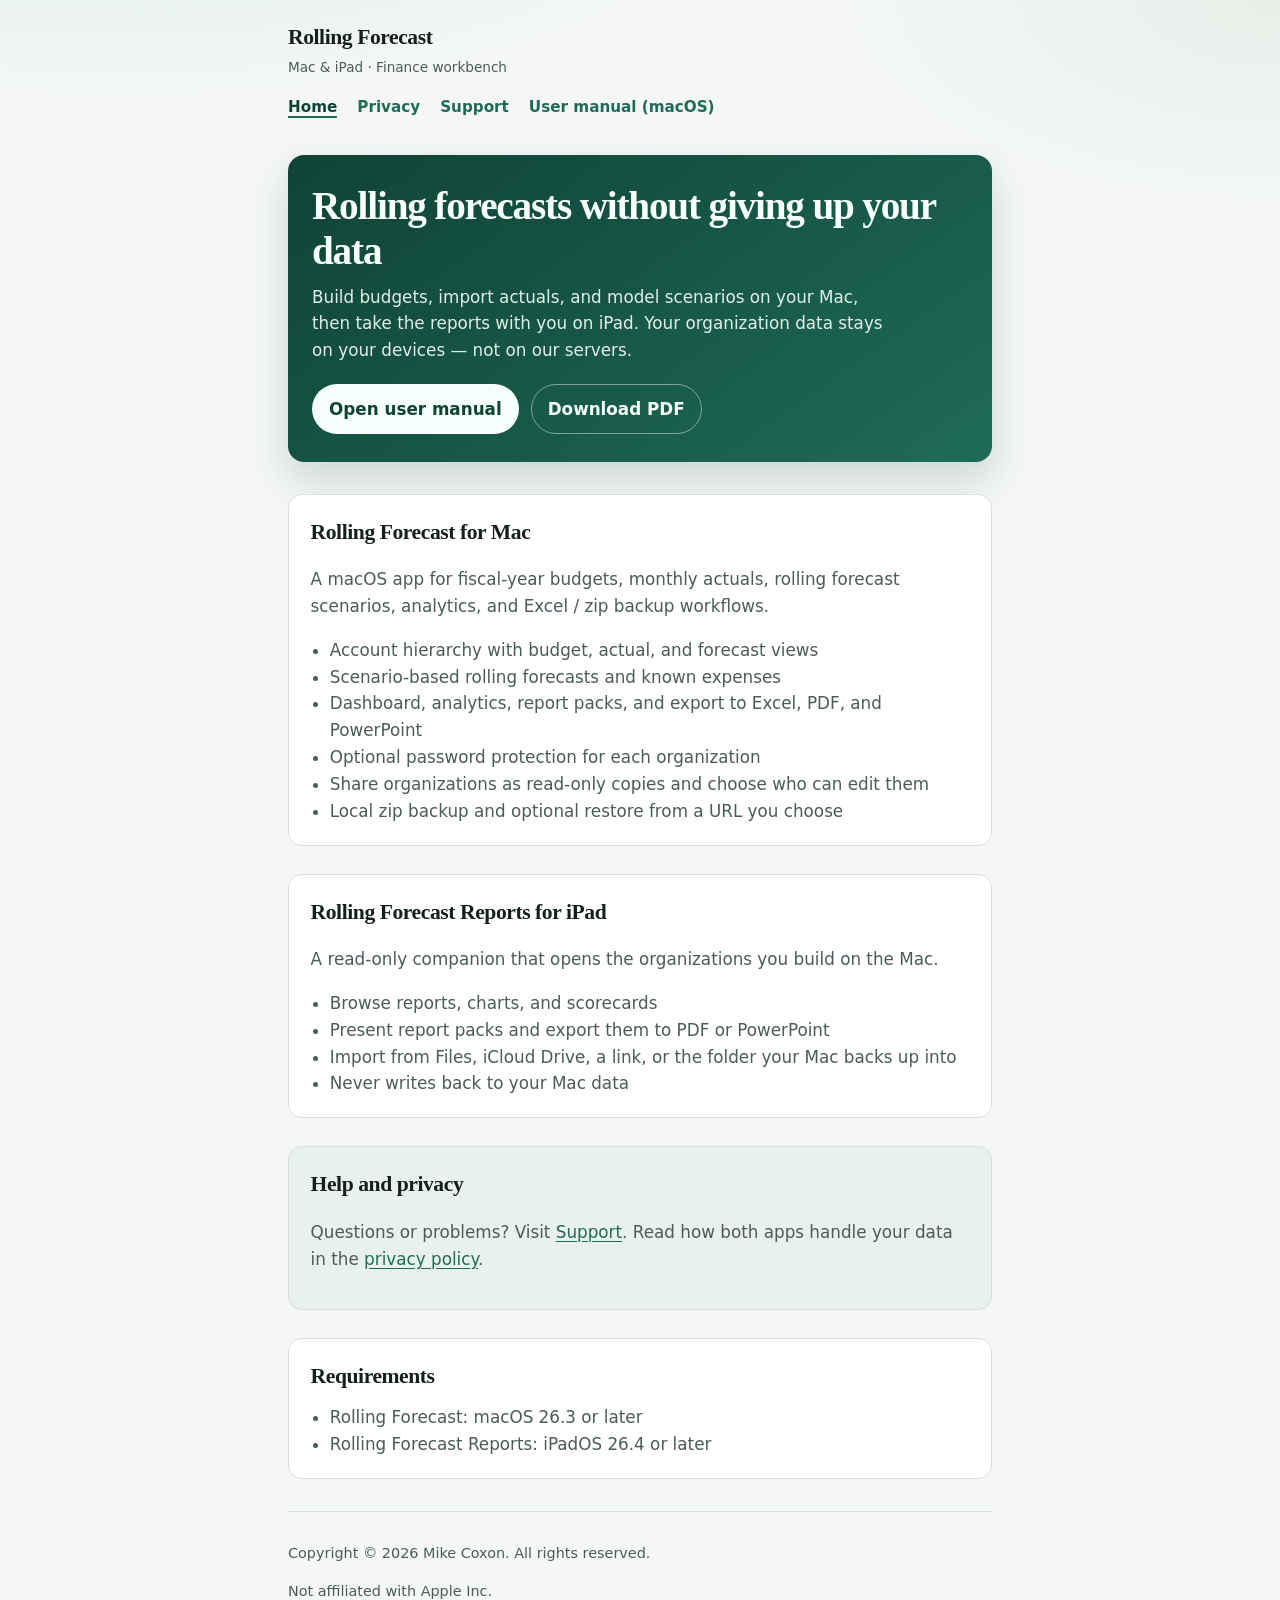
<file: index.html>
<!DOCTYPE html>
<html lang="en">
<head>
  <meta charset="utf-8" />
  <meta name="viewport" content="width=device-width, initial-scale=1" />
  <title>Rolling Forecast</title>
  <meta name="description" content="Mac finance workbench for budgets, actuals, and rolling forecasts, with an iPad companion for reports. Privacy-first — your organization data stays on your devices." />
  <link rel="stylesheet" href="site.css" />
</head>
<body>
  <header class="site-header wrap">
    <a class="brand" href="index.html">
      <strong>Rolling Forecast</strong>
      <span>Mac &amp; iPad · Finance workbench</span>
    </a>
    <ul class="nav">
      <li><a href="index.html" aria-current="page">Home</a></li>
      <li><a href="privacy.html">Privacy</a></li>
      <li><a href="support.html">Support</a></li>
      <li><a href="USER_MANUAL.html">User manual (macOS)</a></li>
    </ul>
  </header>

  <div class="wrap">
    <section class="hero">
      <h1>Rolling forecasts without giving up your data</h1>
      <p>
        Build budgets, import actuals, and model scenarios on your Mac, then take the reports with you on iPad.
        Your organization data stays on your devices — not on our servers.
      </p>
      <div class="cta">
        <a class="btn btn-primary" href="USER_MANUAL.html">Open user manual</a>
        <a class="btn btn-ghost" href="Rolling_Forecast_User_Manual.pdf">Download PDF</a>
      </div>
    </section>

    <main>
      <section>
        <h2>Rolling Forecast for Mac</h2>
        <p>
          A macOS app for fiscal-year budgets, monthly actuals, rolling forecast scenarios, analytics,
          and Excel / zip backup workflows.
        </p>
        <ul>
          <li>Account hierarchy with budget, actual, and forecast views</li>
          <li>Scenario-based rolling forecasts and known expenses</li>
          <li>Dashboard, analytics, report packs, and export to Excel, PDF, and PowerPoint</li>
          <li>Optional password protection for each organization</li>
          <li>Share organizations as read-only copies and choose who can edit them</li>
          <li>Local zip backup and optional restore from a URL you choose</li>
        </ul>
      </section>

      <section>
        <h2>Rolling Forecast Reports for iPad</h2>
        <p>
          A read-only companion that opens the organizations you build on the Mac.
        </p>
        <ul>
          <li>Browse reports, charts, and scorecards</li>
          <li>Present report packs and export them to PDF or PowerPoint</li>
          <li>Import from Files, iCloud Drive, a link, or the folder your Mac backs up into</li>
          <li>Never writes back to your Mac data</li>
        </ul>
      </section>

      <section class="band">
        <h2>Help and privacy</h2>
        <p>
          Questions or problems? Visit <a href="support.html">Support</a>.
          Read how both apps handle your data in the <a href="privacy.html">privacy policy</a>.
        </p>
      </section>

      <section>
        <h2>Requirements</h2>
        <ul>
          <li>Rolling Forecast: macOS 26.3 or later</li>
          <li>Rolling Forecast Reports: iPadOS 26.4 or later</li>
        </ul>
      </section>
    </main>

    <footer class="site-footer">
      <p>Copyright © 2026 Mike Coxon. All rights reserved.</p>
      <p>Not affiliated with Apple Inc.</p>
    </footer>
  </div>
</body>
</html>
</file>
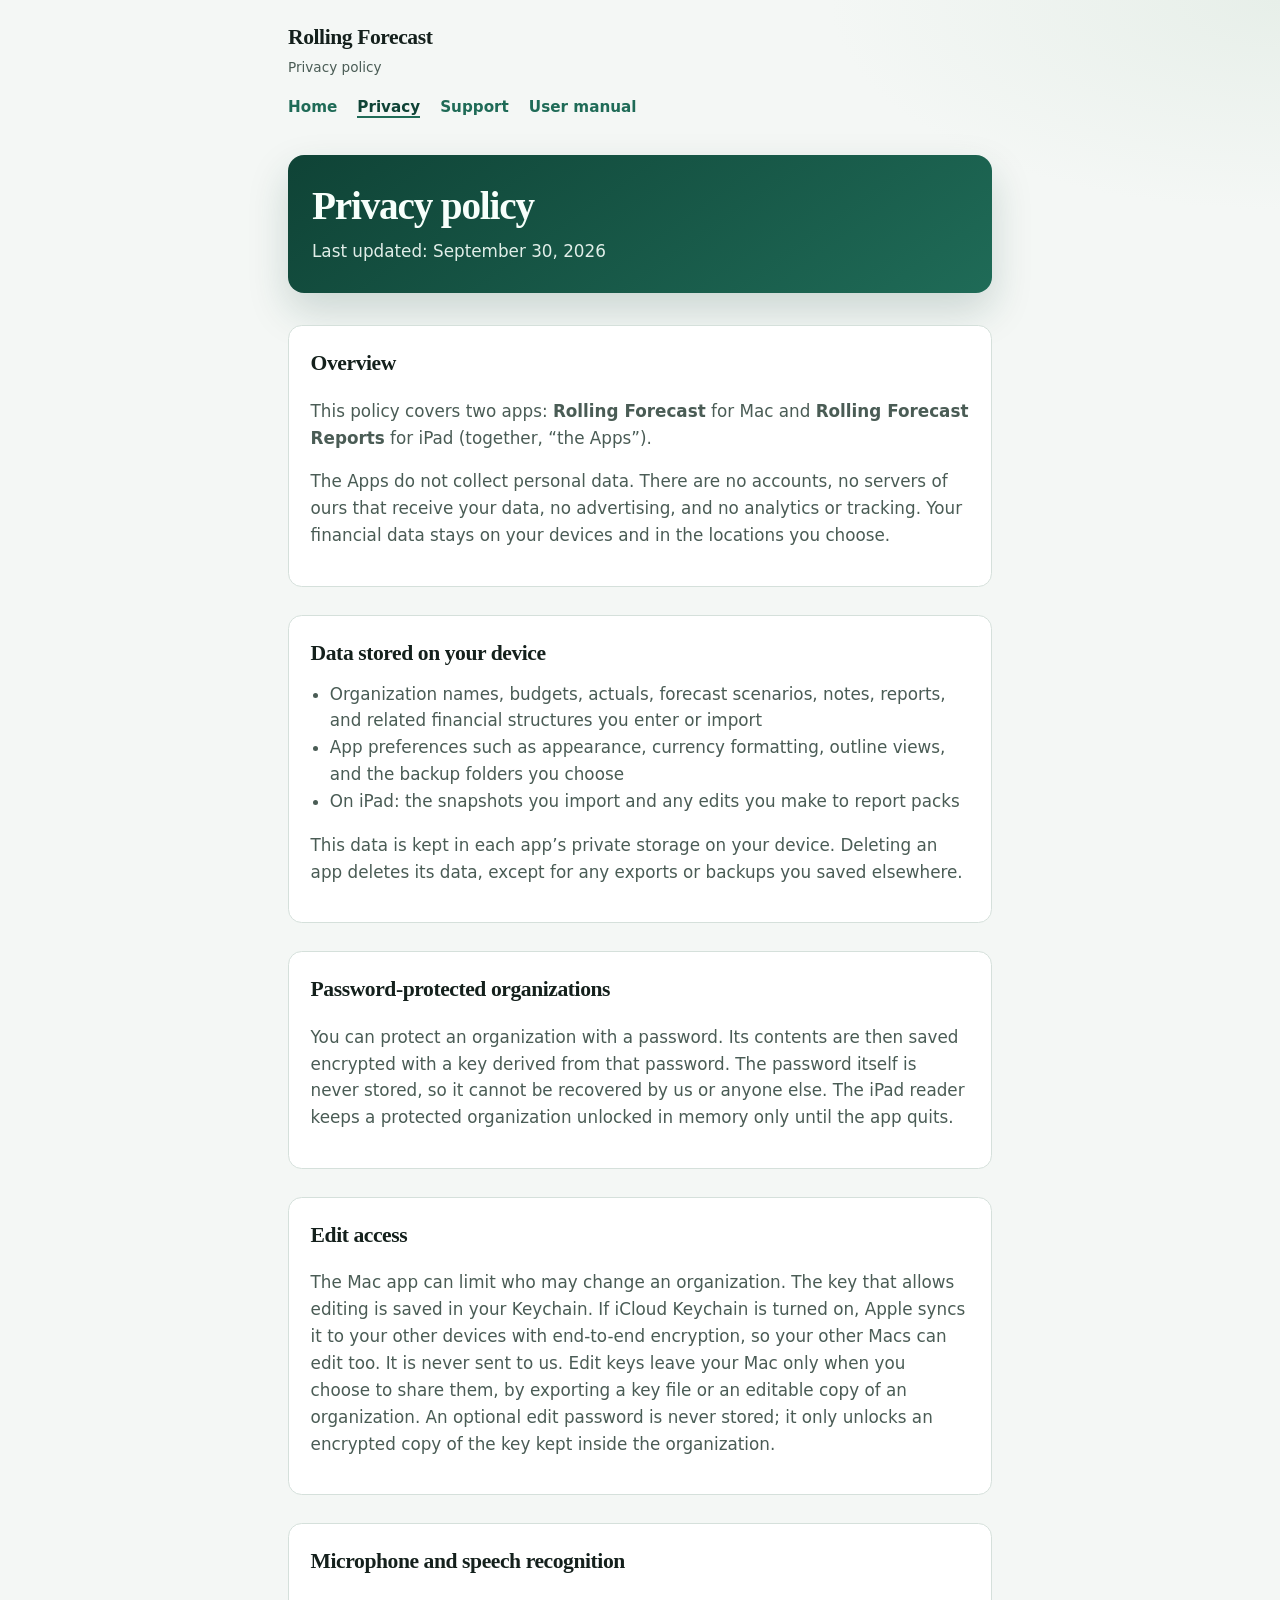
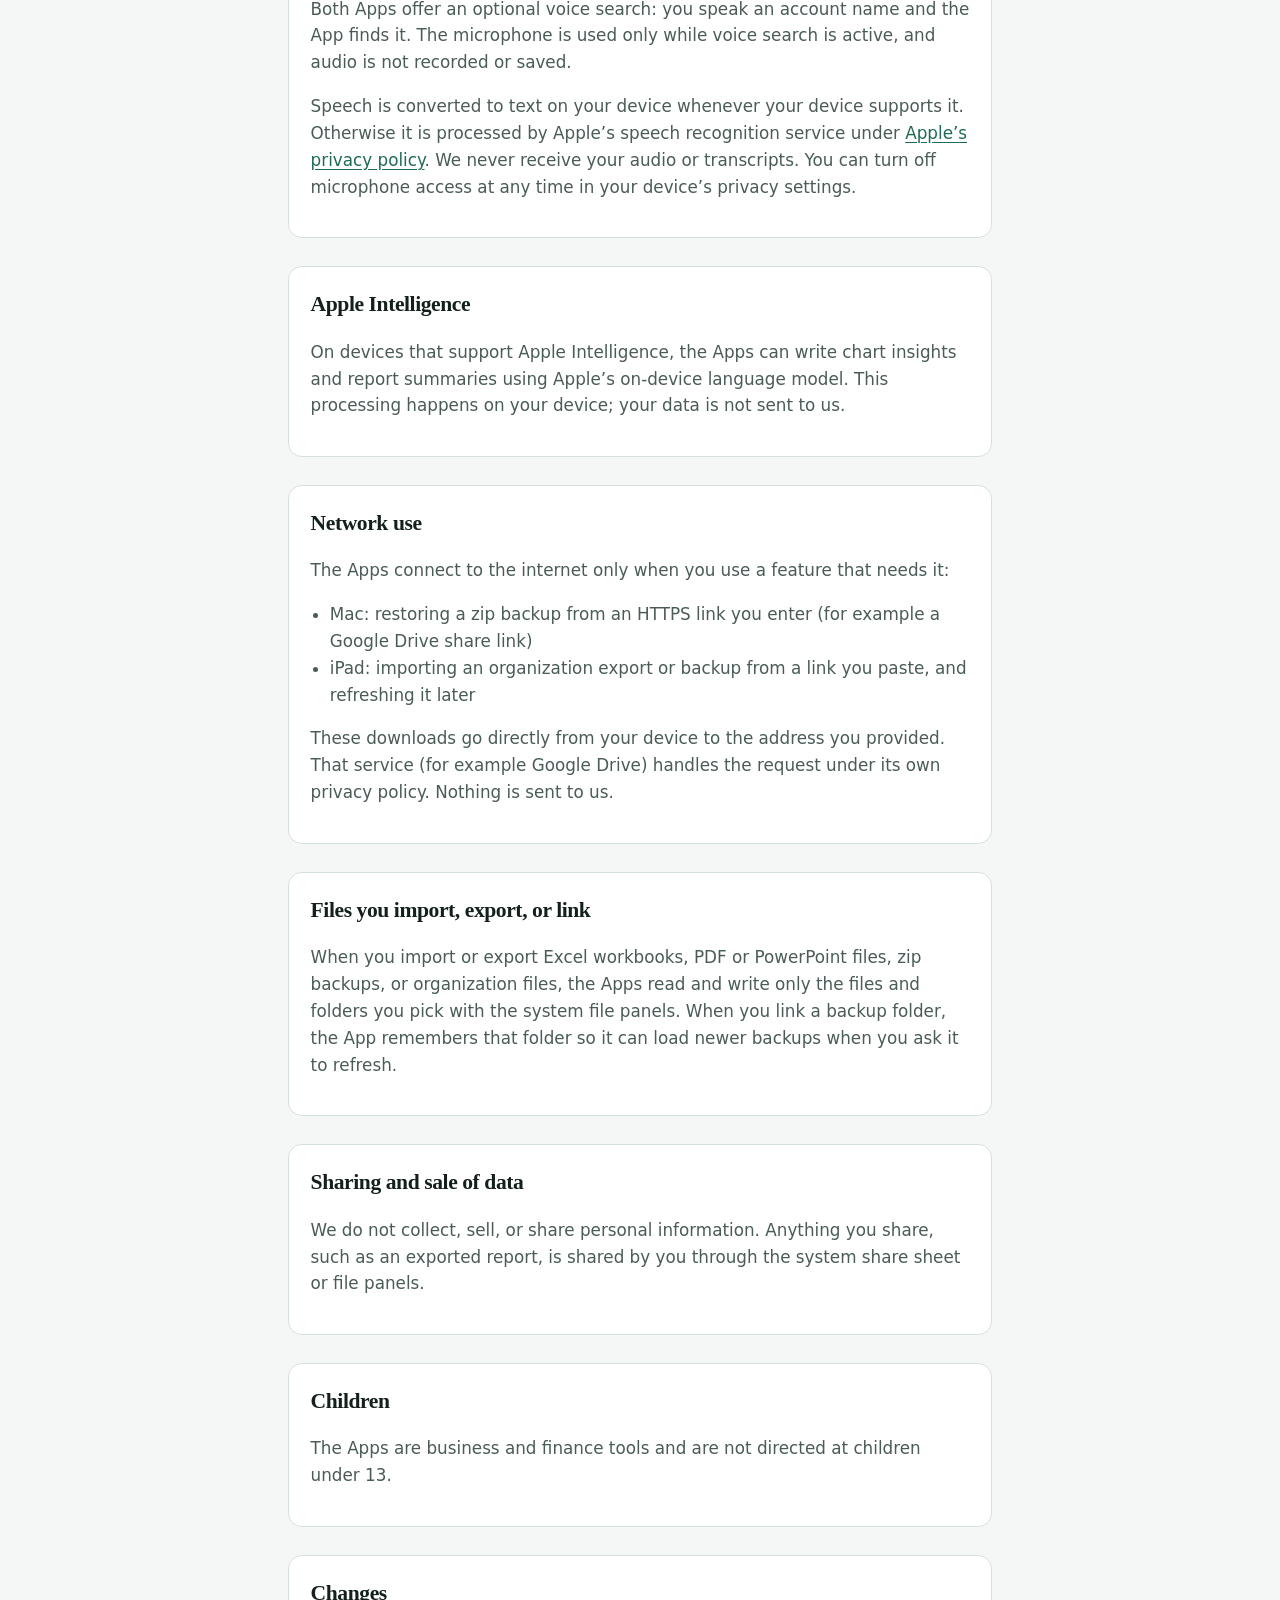
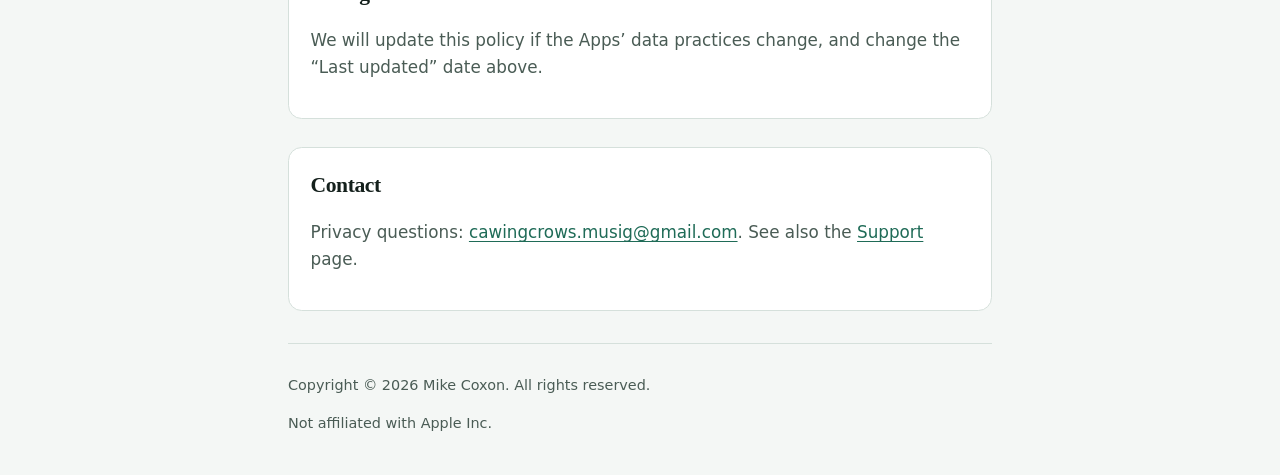
<file: privacy.html>
<!DOCTYPE html>
<html lang="en">
<head>
  <meta charset="utf-8" />
  <meta name="viewport" content="width=device-width, initial-scale=1" />
  <title>Privacy Policy · Rolling Forecast</title>
  <meta name="description" content="Privacy policy for Rolling Forecast for Mac and Rolling Forecast Reports for iPad." />
  <link rel="stylesheet" href="site.css" />
</head>
<body>
  <header class="site-header wrap">
    <a class="brand" href="index.html">
      <strong>Rolling Forecast</strong>
      <span>Privacy policy</span>
    </a>
    <ul class="nav">
      <li><a href="index.html">Home</a></li>
      <li><a href="privacy.html" aria-current="page">Privacy</a></li>
      <li><a href="support.html">Support</a></li>
      <li><a href="USER_MANUAL.html">User manual</a></li>
    </ul>
  </header>

  <div class="wrap">
    <section class="hero">
      <h1>Privacy policy</h1>
      <p>Last updated: September 30, 2026</p>
    </section>

    <main>
      <section>
        <h2>Overview</h2>
        <p>
          This policy covers two apps: <strong>Rolling Forecast</strong> for Mac and
          <strong>Rolling Forecast Reports</strong> for iPad (together, “the Apps”).
        </p>
        <p>
          The Apps do not collect personal data. There are no accounts, no servers of ours that receive your data,
          no advertising, and no analytics or tracking. Your financial data stays on your devices and in the
          locations you choose.
        </p>
      </section>

      <section>
        <h2>Data stored on your device</h2>
        <ul>
          <li>Organization names, budgets, actuals, forecast scenarios, notes, reports, and related financial structures you enter or import</li>
          <li>App preferences such as appearance, currency formatting, outline views, and the backup folders you choose</li>
          <li>On iPad: the snapshots you import and any edits you make to report packs</li>
        </ul>
        <p>
          This data is kept in each app’s private storage on your device. Deleting an app deletes its data,
          except for any exports or backups you saved elsewhere.
        </p>
      </section>

      <section>
        <h2>Password-protected organizations</h2>
        <p>
          You can protect an organization with a password. Its contents are then saved encrypted with a key derived
          from that password. The password itself is never stored, so it cannot be recovered by us or anyone else.
          The iPad reader keeps a protected organization unlocked in memory only until the app quits.
        </p>
      </section>

      <section>
        <h2>Edit access</h2>
        <p>
          The Mac app can limit who may change an organization. The key that allows editing is saved in your Keychain.
          If iCloud Keychain is turned on, Apple syncs it to your other devices with end-to-end encryption, so your
          other Macs can edit too. It is never sent to us. Edit keys leave your Mac only when you choose to share them,
          by exporting a key file or an editable copy of an organization. An optional edit password is never stored;
          it only unlocks an encrypted copy of the key kept inside the organization.
        </p>
      </section>

      <section>
        <h2>Microphone and speech recognition</h2>
        <p>
          Both Apps offer an optional voice search: you speak an account name and the App finds it. The microphone is
          used only while voice search is active, and audio is not recorded or saved.
        </p>
        <p>
          Speech is converted to text on your device whenever your device supports it. Otherwise it is processed by
          Apple’s speech recognition service under
          <a href="https://www.apple.com/legal/privacy/">Apple’s privacy policy</a>. We never receive your audio or
          transcripts. You can turn off microphone access at any time in your device’s privacy settings.
        </p>
      </section>

      <section>
        <h2>Apple Intelligence</h2>
        <p>
          On devices that support Apple Intelligence, the Apps can write chart insights and report summaries using
          Apple’s on-device language model. This processing happens on your device; your data is not sent to us.
        </p>
      </section>

      <section>
        <h2>Network use</h2>
        <p>The Apps connect to the internet only when you use a feature that needs it:</p>
        <ul>
          <li>Mac: restoring a zip backup from an HTTPS link you enter (for example a Google Drive share link)</li>
          <li>iPad: importing an organization export or backup from a link you paste, and refreshing it later</li>
        </ul>
        <p>
          These downloads go directly from your device to the address you provided. That service (for example Google Drive)
          handles the request under its own privacy policy. Nothing is sent to us.
        </p>
      </section>

      <section>
        <h2>Files you import, export, or link</h2>
        <p>
          When you import or export Excel workbooks, PDF or PowerPoint files, zip backups, or organization files, the Apps
          read and write only the files and folders you pick with the system file panels. When you link a backup folder,
          the App remembers that folder so it can load newer backups when you ask it to refresh.
        </p>
      </section>

      <section>
        <h2>Sharing and sale of data</h2>
        <p>
          We do not collect, sell, or share personal information. Anything you share, such as an exported report,
          is shared by you through the system share sheet or file panels.
        </p>
      </section>

      <section>
        <h2>Children</h2>
        <p>
          The Apps are business and finance tools and are not directed at children under 13.
        </p>
      </section>

      <section>
        <h2>Changes</h2>
        <p>
          We will update this policy if the Apps’ data practices change, and change the “Last updated” date above.
        </p>
      </section>

      <section>
        <h2>Contact</h2>
        <p>
          Privacy questions:
          <a href="mailto:cawingcrows.musig@gmail.com?subject=Rolling%20Forecast%20privacy">cawingcrows.musig@gmail.com</a>.
          See also the <a href="support.html">Support</a> page.
        </p>
      </section>
    </main>

    <footer class="site-footer">
      <p>Copyright © 2026 Mike Coxon. All rights reserved.</p>
      <p>Not affiliated with Apple Inc.</p>
    </footer>
  </div>
</body>
</html>
</file>
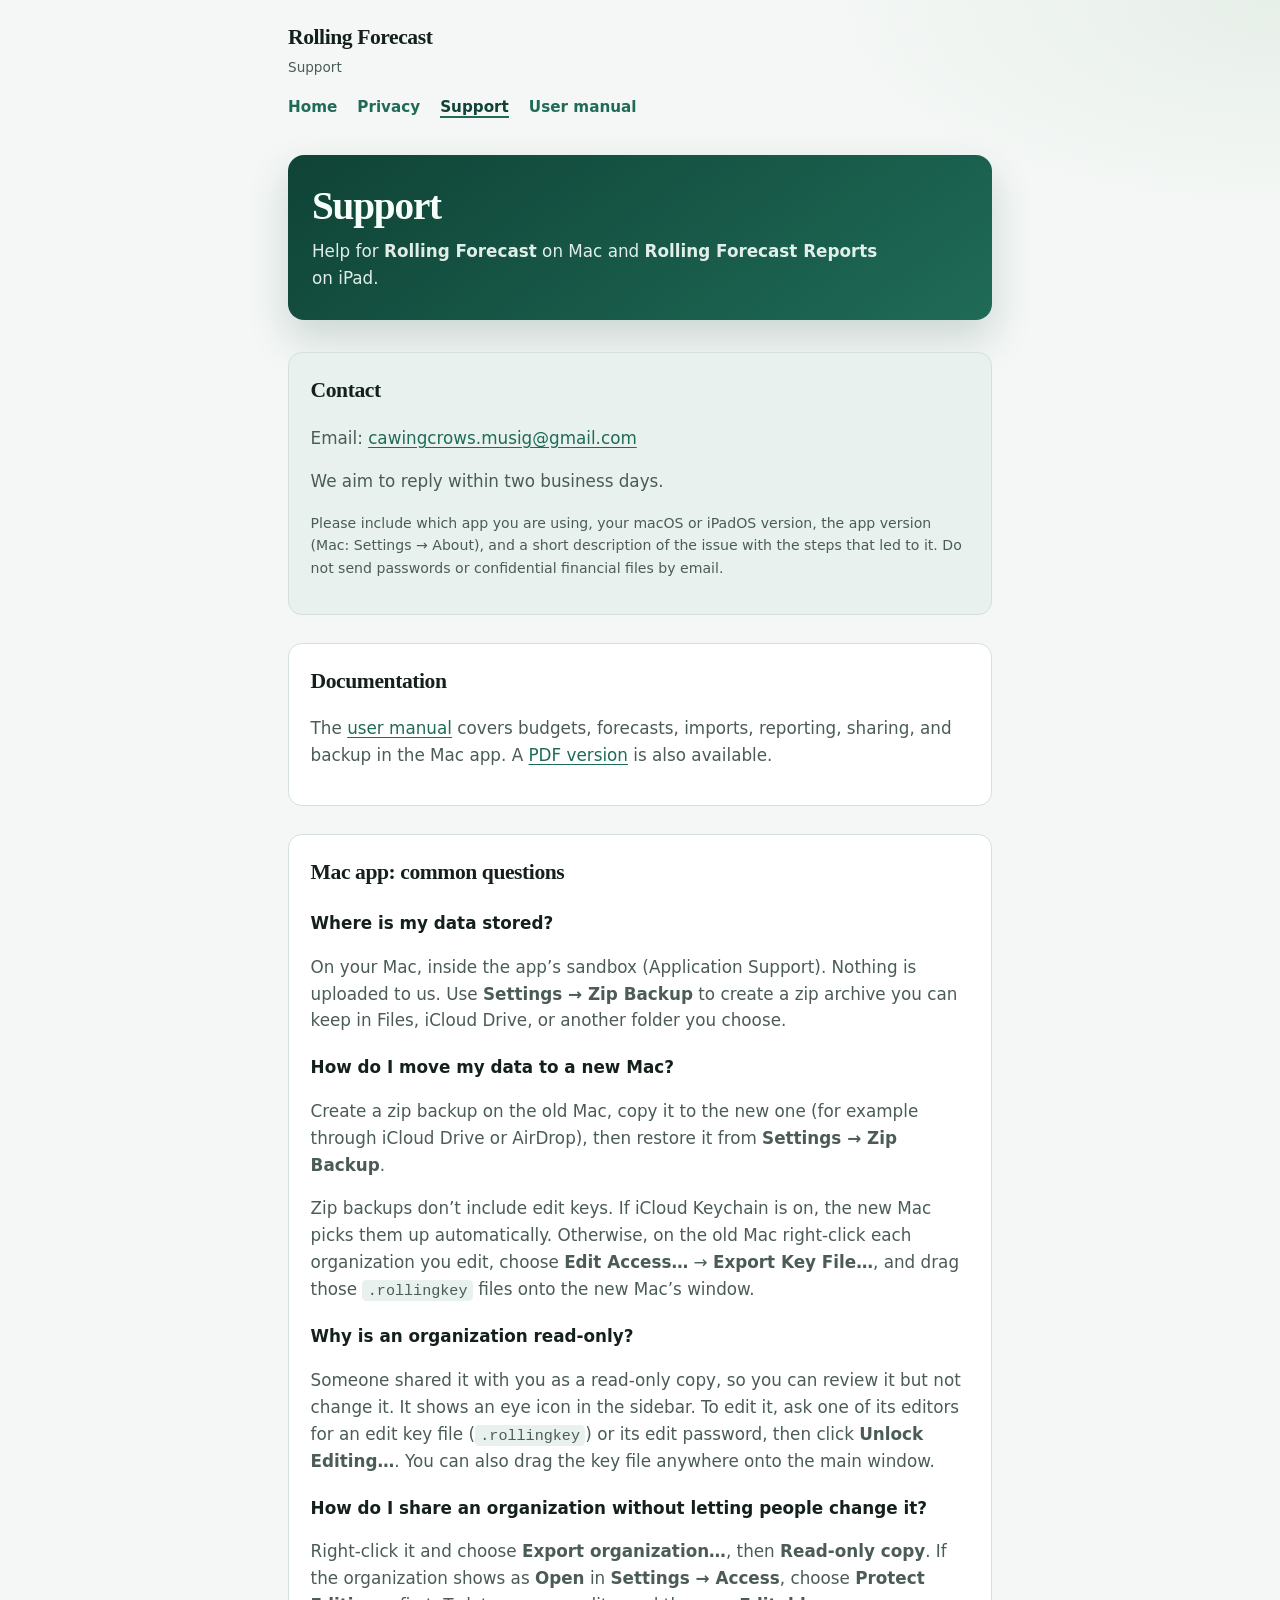
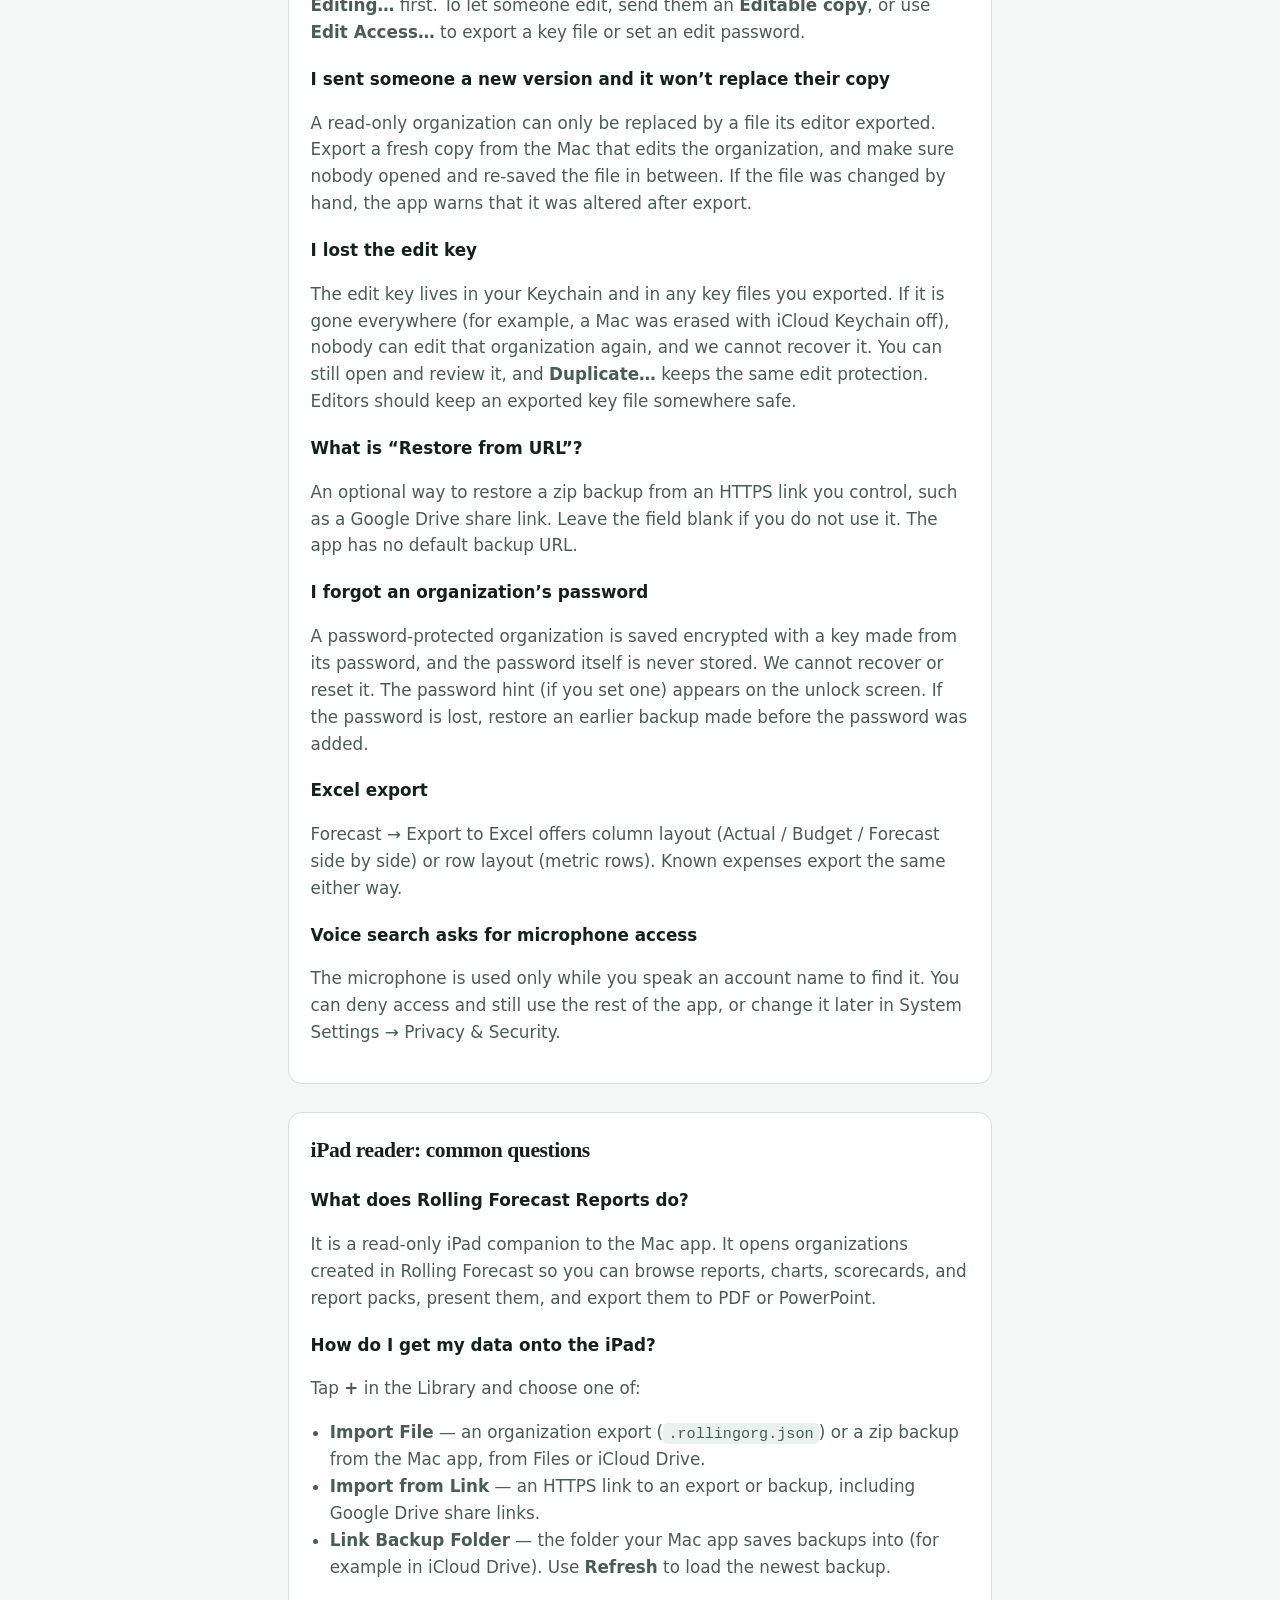
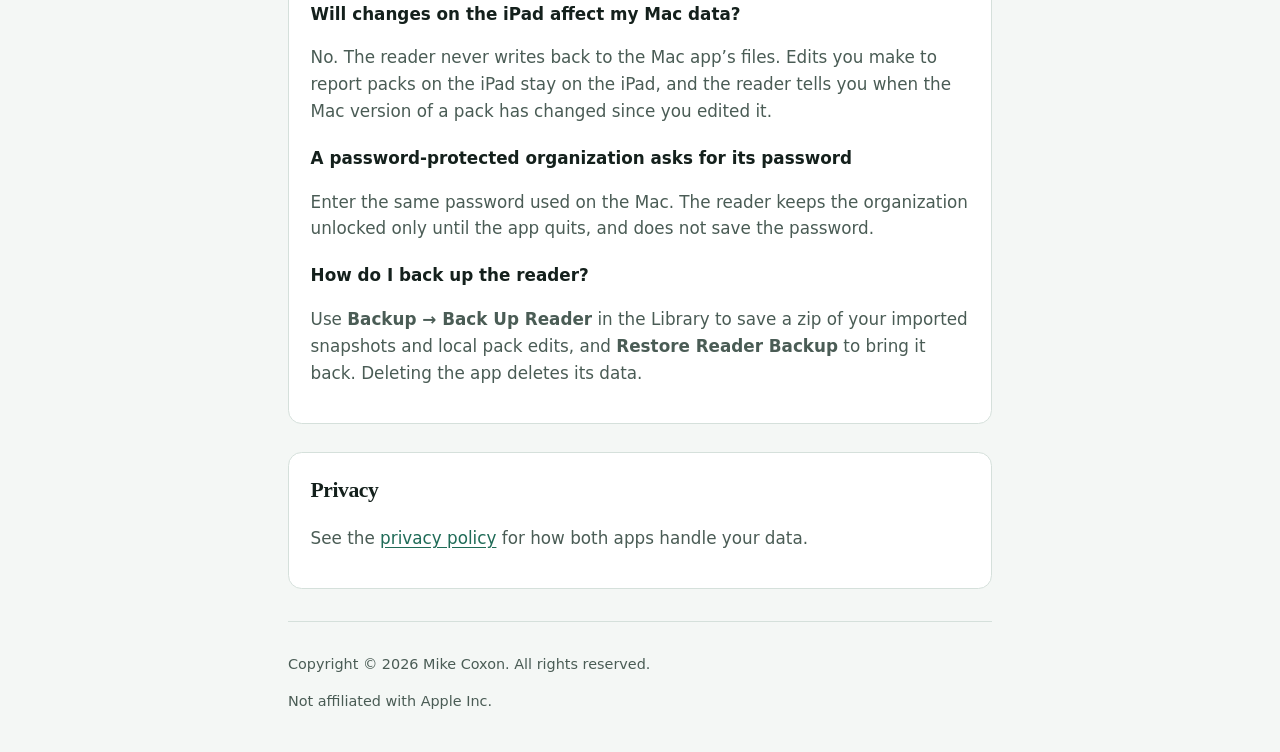
<file: support.html>
<!DOCTYPE html>
<html lang="en">
<head>
  <meta charset="utf-8" />
  <meta name="viewport" content="width=device-width, initial-scale=1" />
  <title>Support · Rolling Forecast</title>
  <meta name="description" content="Support for Rolling Forecast for Mac and Rolling Forecast Reports for iPad." />
  <link rel="stylesheet" href="site.css" />
</head>
<body>
  <header class="site-header wrap">
    <a class="brand" href="index.html">
      <strong>Rolling Forecast</strong>
      <span>Support</span>
    </a>
    <ul class="nav">
      <li><a href="index.html">Home</a></li>
      <li><a href="privacy.html">Privacy</a></li>
      <li><a href="support.html" aria-current="page">Support</a></li>
      <li><a href="USER_MANUAL.html">User manual</a></li>
    </ul>
  </header>

  <div class="wrap">
    <section class="hero">
      <h1>Support</h1>
      <p>
        Help for <strong>Rolling Forecast</strong> on Mac and
        <strong>Rolling Forecast Reports</strong> on iPad.
      </p>
    </section>

    <main>
      <section class="band">
        <h2>Contact</h2>
        <p>
          Email:
          <a href="mailto:cawingcrows.musig@gmail.com?subject=Rolling%20Forecast%20support">cawingcrows.musig@gmail.com</a>
        </p>
        <p>We aim to reply within two business days.</p>
        <p class="meta">
          Please include which app you are using, your macOS or iPadOS version, the app version
          (Mac: Settings → About), and a short description of the issue with the steps that led to it.
          Do not send passwords or confidential financial files by email.
        </p>
      </section>

      <section>
        <h2>Documentation</h2>
        <p>
          The <a href="USER_MANUAL.html">user manual</a> covers budgets, forecasts, imports, reporting, sharing, and backup in the Mac app.
          A <a href="Rolling_Forecast_User_Manual.pdf">PDF version</a> is also available.
        </p>
      </section>

      <section>
        <h2>Mac app: common questions</h2>

        <h3>Where is my data stored?</h3>
        <p>
          On your Mac, inside the app’s sandbox (Application Support). Nothing is uploaded to us.
          Use <strong>Settings → Zip Backup</strong> to create a zip archive you can keep in Files, iCloud Drive,
          or another folder you choose.
        </p>

        <h3>How do I move my data to a new Mac?</h3>
        <p>
          Create a zip backup on the old Mac, copy it to the new one (for example through iCloud Drive or AirDrop),
          then restore it from <strong>Settings → Zip Backup</strong>.
        </p>
        <p>
          Zip backups don’t include edit keys. If iCloud Keychain is on, the new Mac picks them up automatically.
          Otherwise, on the old Mac right-click each organization you edit, choose <strong>Edit Access…</strong> →
          <strong>Export Key File…</strong>, and drag those <code>.rollingkey</code> files onto the new Mac’s window.
        </p>

        <h3>Why is an organization read-only?</h3>
        <p>
          Someone shared it with you as a read-only copy, so you can review it but not change it. It shows an eye icon
          in the sidebar. To edit it, ask one of its editors for an edit key file (<code>.rollingkey</code>) or its edit
          password, then click <strong>Unlock Editing…</strong>. You can also drag the key file anywhere onto the
          main window.
        </p>

        <h3>How do I share an organization without letting people change it?</h3>
        <p>
          Right-click it and choose <strong>Export organization…</strong>, then <strong>Read-only copy</strong>. If the
          organization shows as <strong>Open</strong> in <strong>Settings → Access</strong>, choose
          <strong>Protect Editing…</strong> first. To let someone edit, send them an <strong>Editable copy</strong>, or use
          <strong>Edit Access…</strong> to export a key file or set an edit password.
        </p>

        <h3>I sent someone a new version and it won’t replace their copy</h3>
        <p>
          A read-only organization can only be replaced by a file its editor exported. Export a fresh copy from the Mac
          that edits the organization, and make sure nobody opened and re-saved the file in between. If the file was
          changed by hand, the app warns that it was altered after export.
        </p>

        <h3>I lost the edit key</h3>
        <p>
          The edit key lives in your Keychain and in any key files you exported. If it is gone everywhere (for example,
          a Mac was erased with iCloud Keychain off), nobody can edit that organization again, and we cannot recover it.
          You can still open and review it, and <strong>Duplicate…</strong> keeps the same edit protection. Editors
          should keep an exported key file somewhere safe.
        </p>

        <h3>What is “Restore from URL”?</h3>
        <p>
          An optional way to restore a zip backup from an HTTPS link you control, such as a Google Drive share link.
          Leave the field blank if you do not use it. The app has no default backup URL.
        </p>

        <h3>I forgot an organization’s password</h3>
        <p>
          A password-protected organization is saved encrypted with a key made from its password, and the password
          itself is never stored. We cannot recover or reset it. The password hint (if you set one) appears on the
          unlock screen. If the password is lost, restore an earlier backup made before the password was added.
        </p>

        <h3>Excel export</h3>
        <p>
          Forecast → Export to Excel offers column layout (Actual / Budget / Forecast side by side)
          or row layout (metric rows). Known expenses export the same either way.
        </p>

        <h3>Voice search asks for microphone access</h3>
        <p>
          The microphone is used only while you speak an account name to find it. You can deny access and still use
          the rest of the app, or change it later in System Settings → Privacy &amp; Security.
        </p>
      </section>

      <section>
        <h2>iPad reader: common questions</h2>

        <h3>What does Rolling Forecast Reports do?</h3>
        <p>
          It is a read-only iPad companion to the Mac app. It opens organizations created in
          Rolling Forecast so you can browse reports, charts, scorecards, and report packs,
          present them, and export them to PDF or PowerPoint.
        </p>

        <h3>How do I get my data onto the iPad?</h3>
        <p>Tap <strong>+</strong> in the Library and choose one of:</p>
        <ul>
          <li><strong>Import File</strong> — an organization export (<code>.rollingorg.json</code>) or a zip backup from the Mac app, from Files or iCloud Drive.</li>
          <li><strong>Import from Link</strong> — an HTTPS link to an export or backup, including Google Drive share links.</li>
          <li><strong>Link Backup Folder</strong> — the folder your Mac app saves backups into (for example in iCloud Drive). Use <strong>Refresh</strong> to load the newest backup.</li>
        </ul>

        <h3>Will changes on the iPad affect my Mac data?</h3>
        <p>
          No. The reader never writes back to the Mac app’s files. Edits you make to report packs on the iPad stay on
          the iPad, and the reader tells you when the Mac version of a pack has changed since you edited it.
        </p>

        <h3>A password-protected organization asks for its password</h3>
        <p>
          Enter the same password used on the Mac. The reader keeps the organization unlocked only until the app quits,
          and does not save the password.
        </p>

        <h3>How do I back up the reader?</h3>
        <p>
          Use <strong>Backup → Back Up Reader</strong> in the Library to save a zip of your imported snapshots and local
          pack edits, and <strong>Restore Reader Backup</strong> to bring it back. Deleting the app deletes its data.
        </p>
      </section>

      <section>
        <h2>Privacy</h2>
        <p>See the <a href="privacy.html">privacy policy</a> for how both apps handle your data.</p>
      </section>
    </main>

    <footer class="site-footer">
      <p>Copyright © 2026 Mike Coxon. All rights reserved.</p>
      <p>Not affiliated with Apple Inc.</p>
    </footer>
  </div>
</body>
</html>
</file>
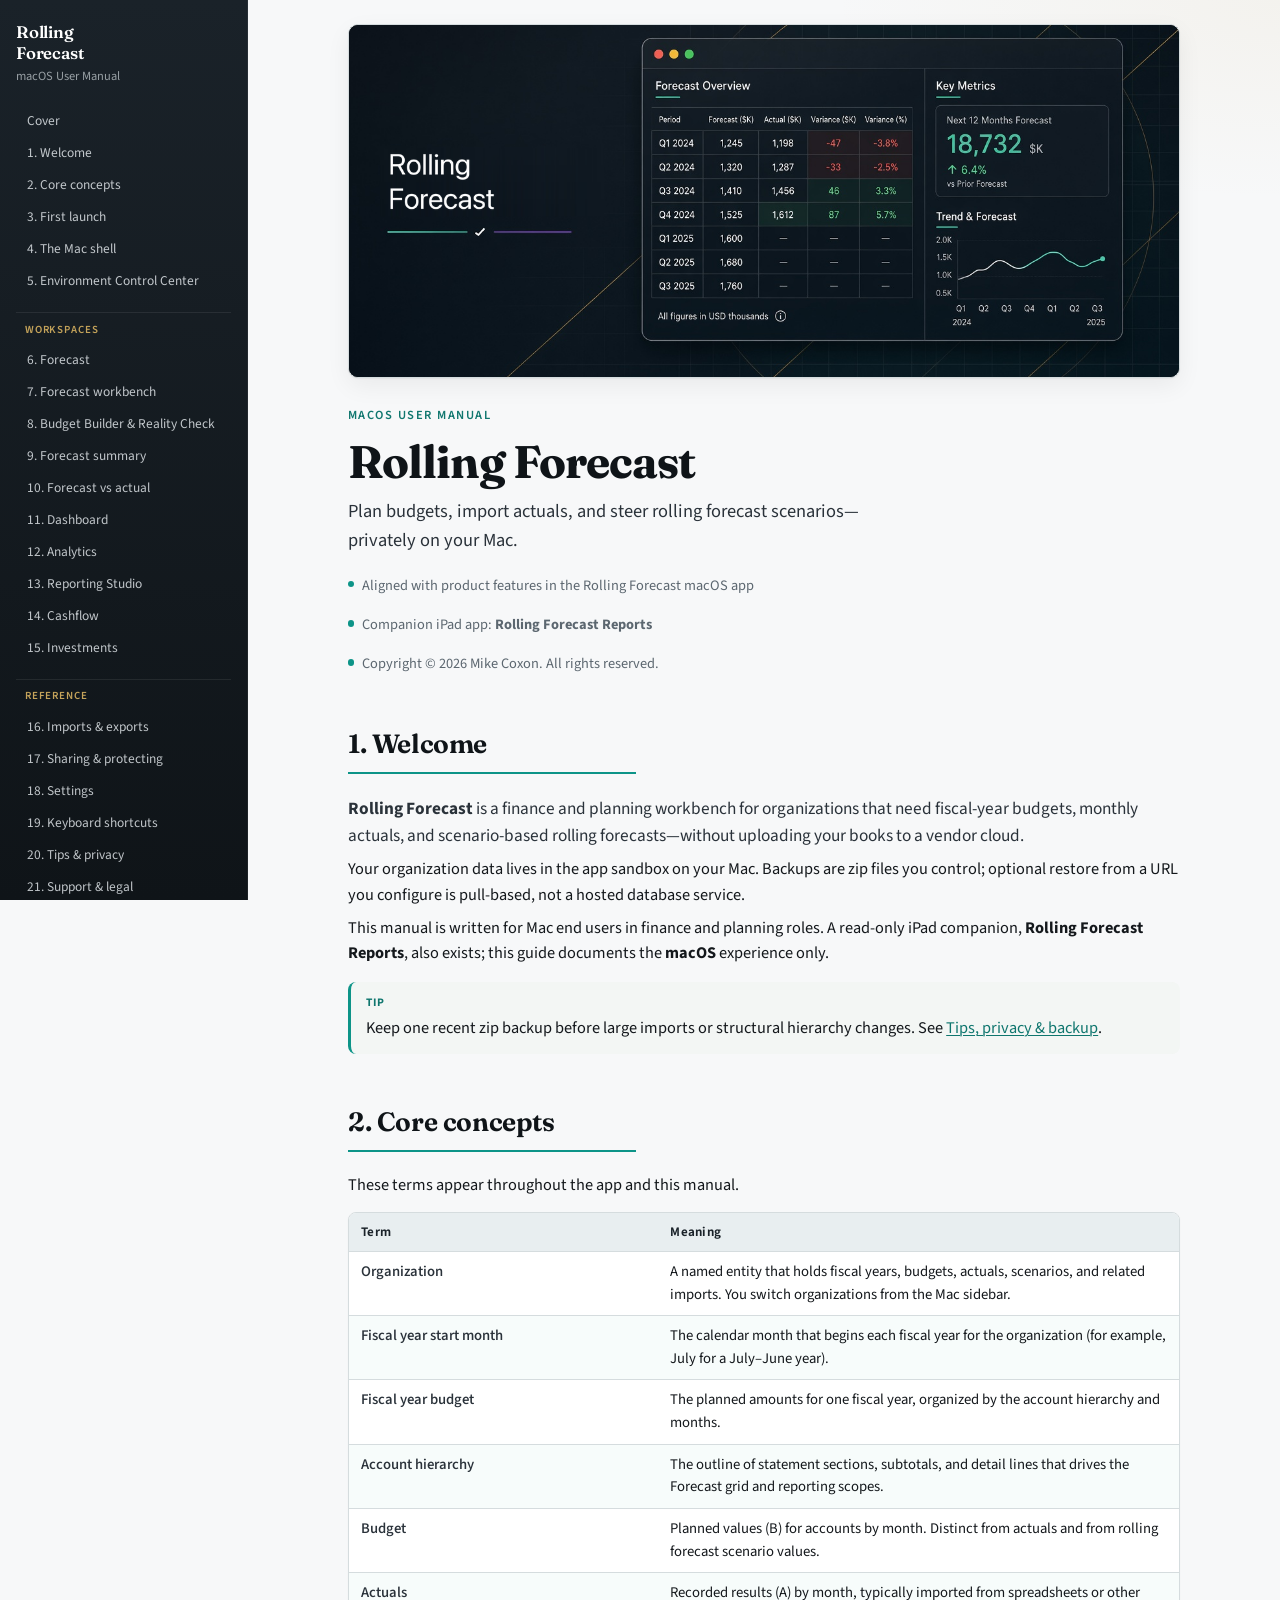
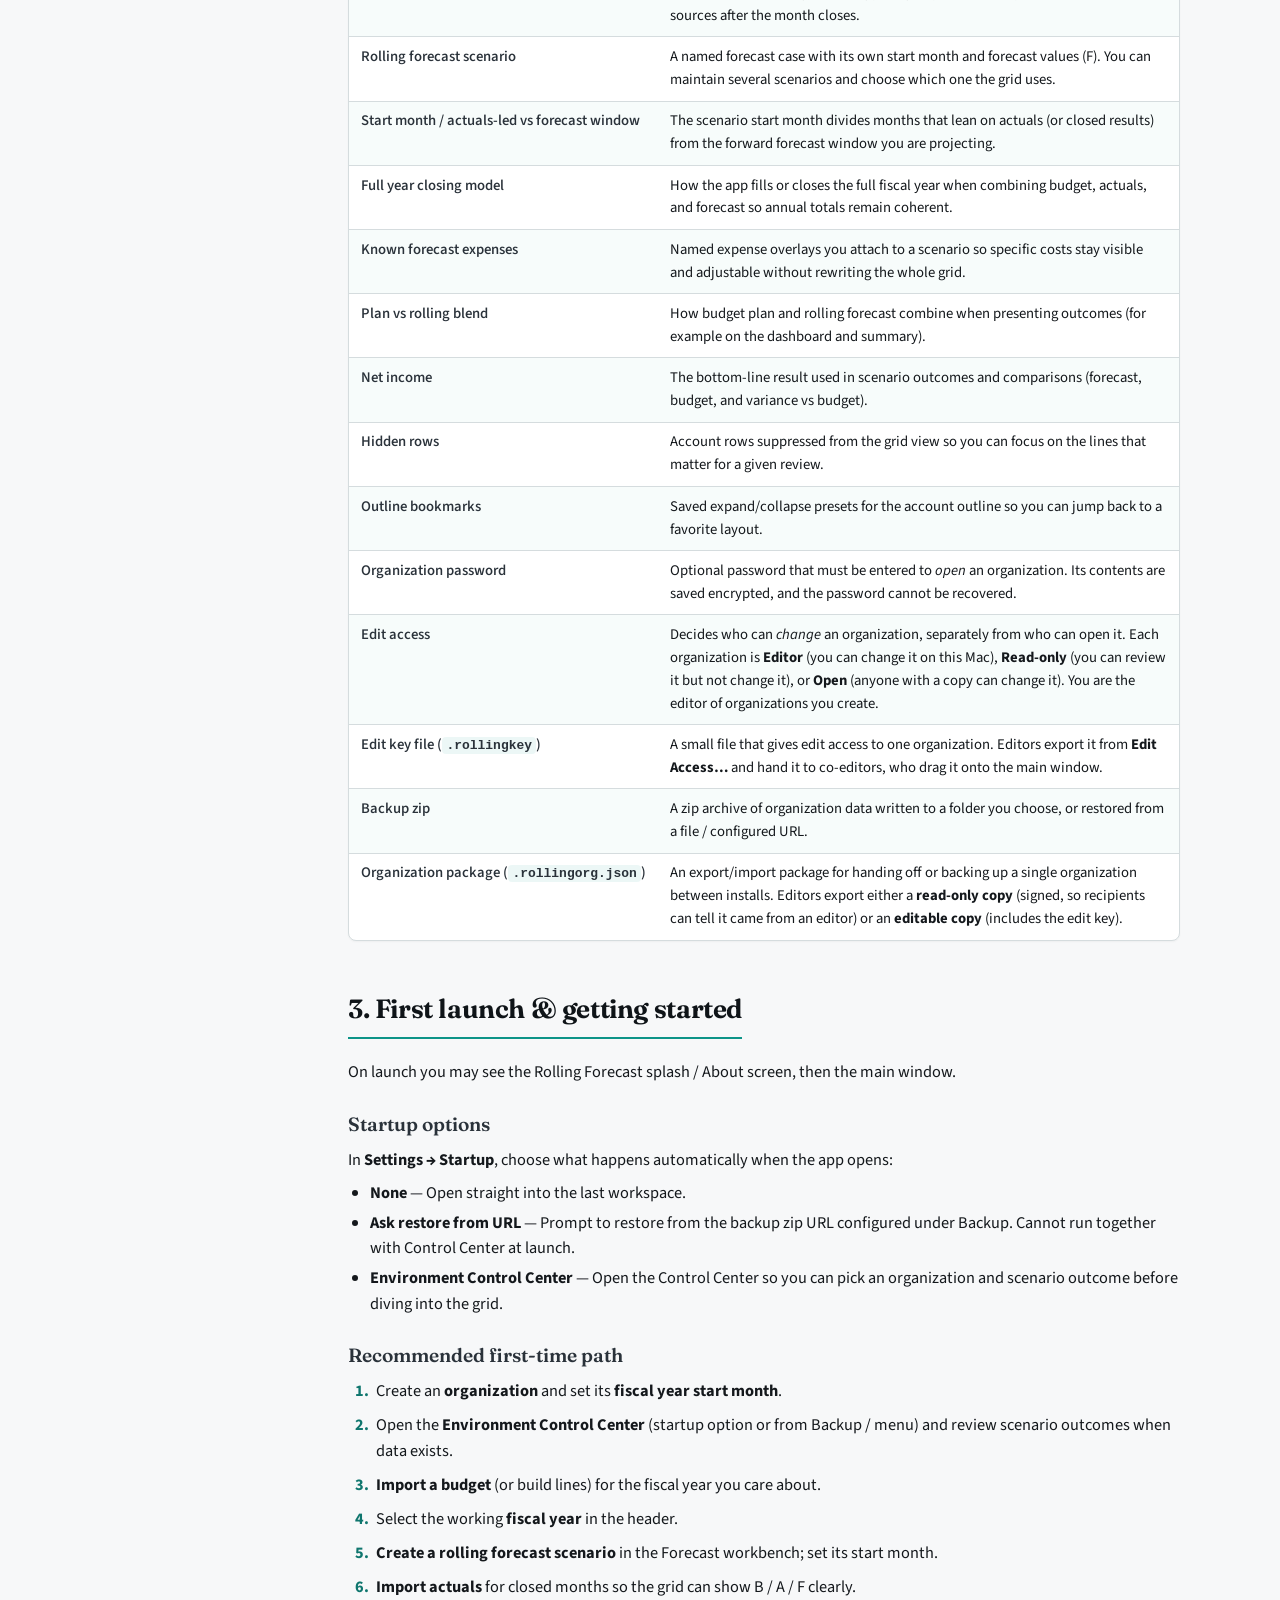
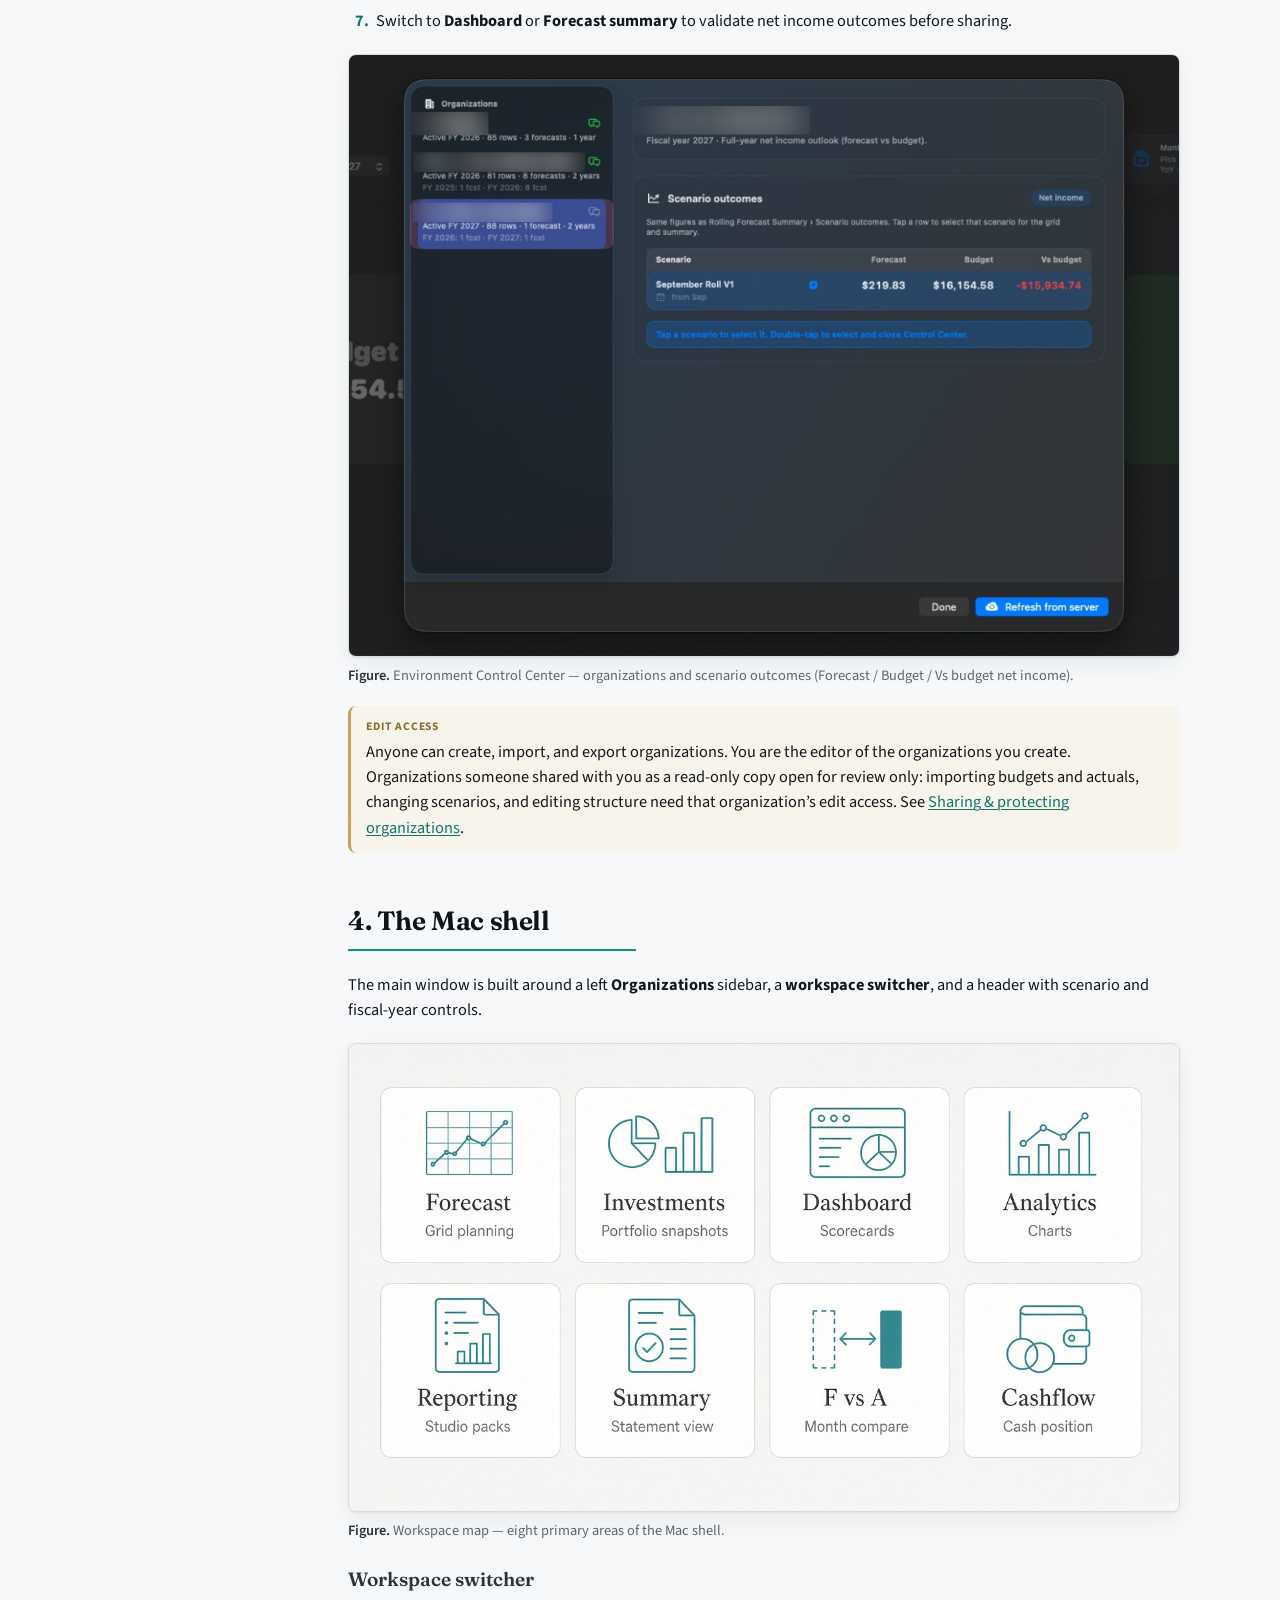
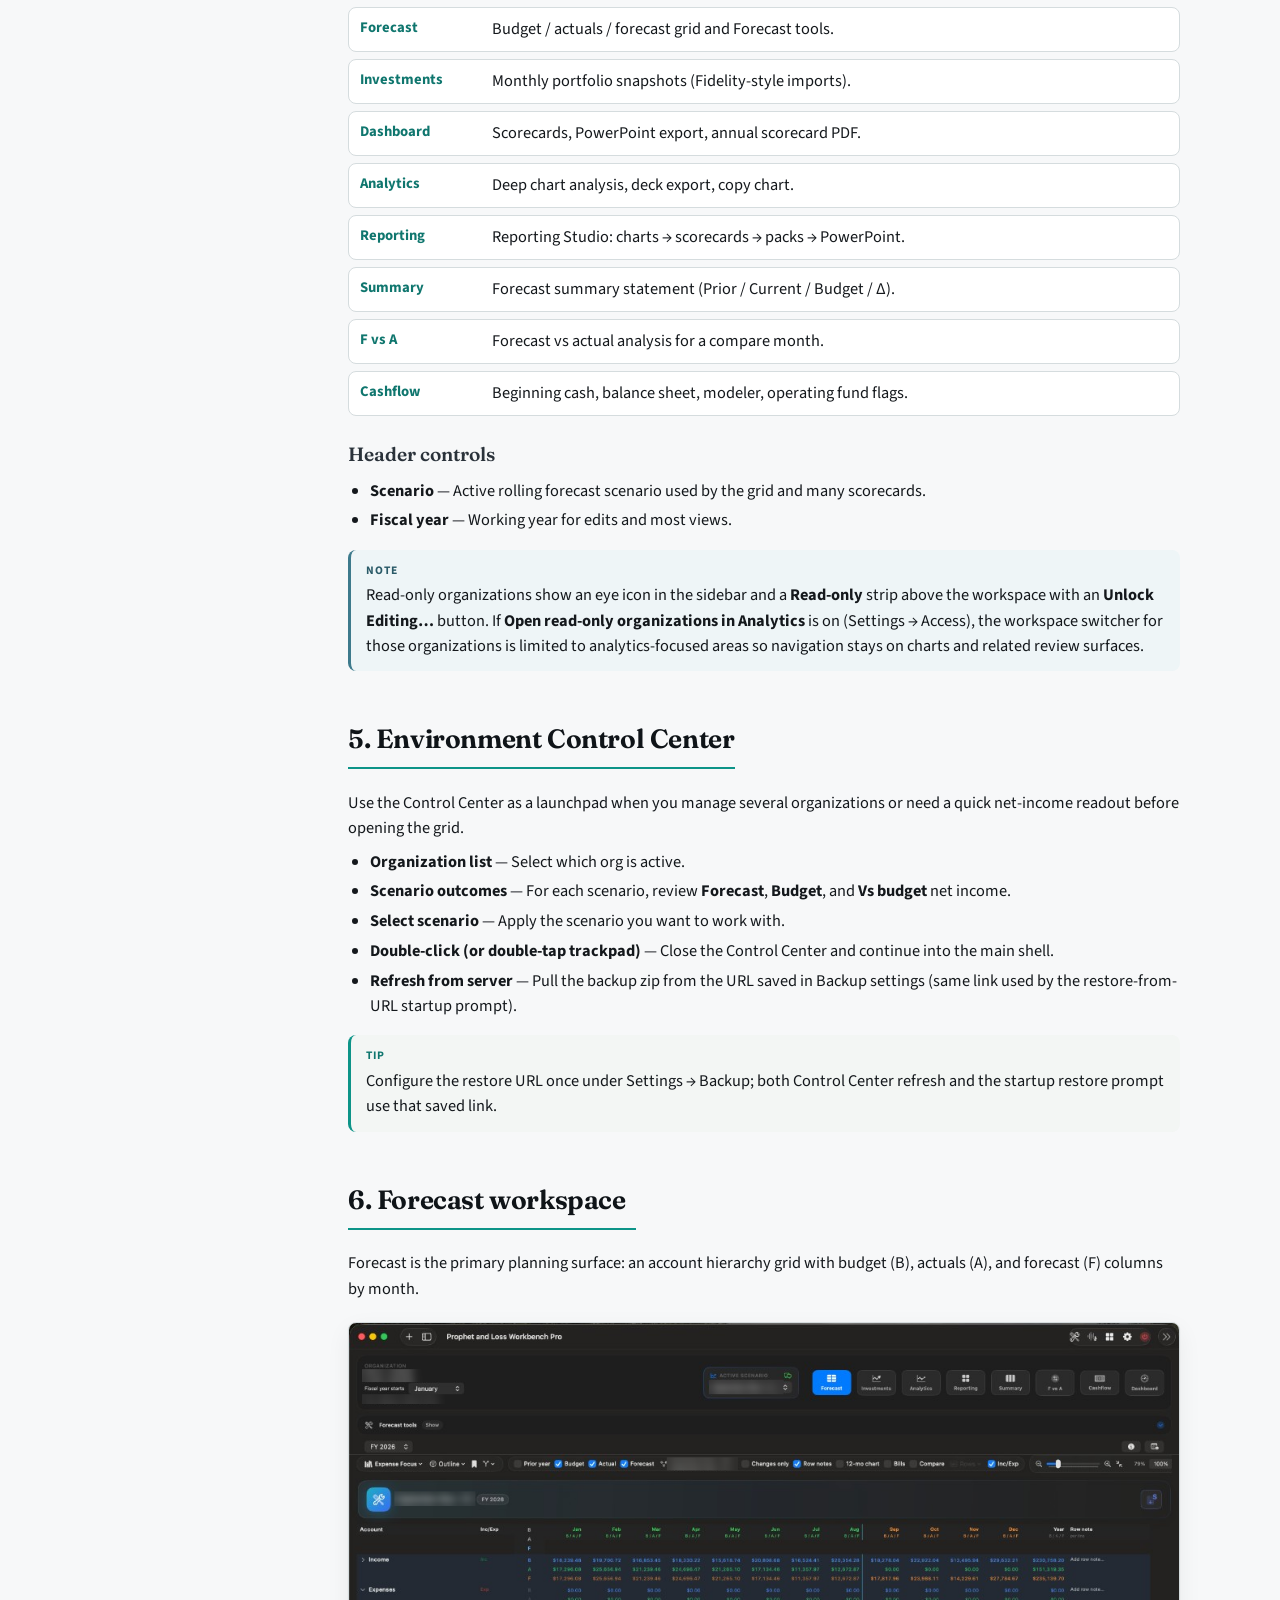
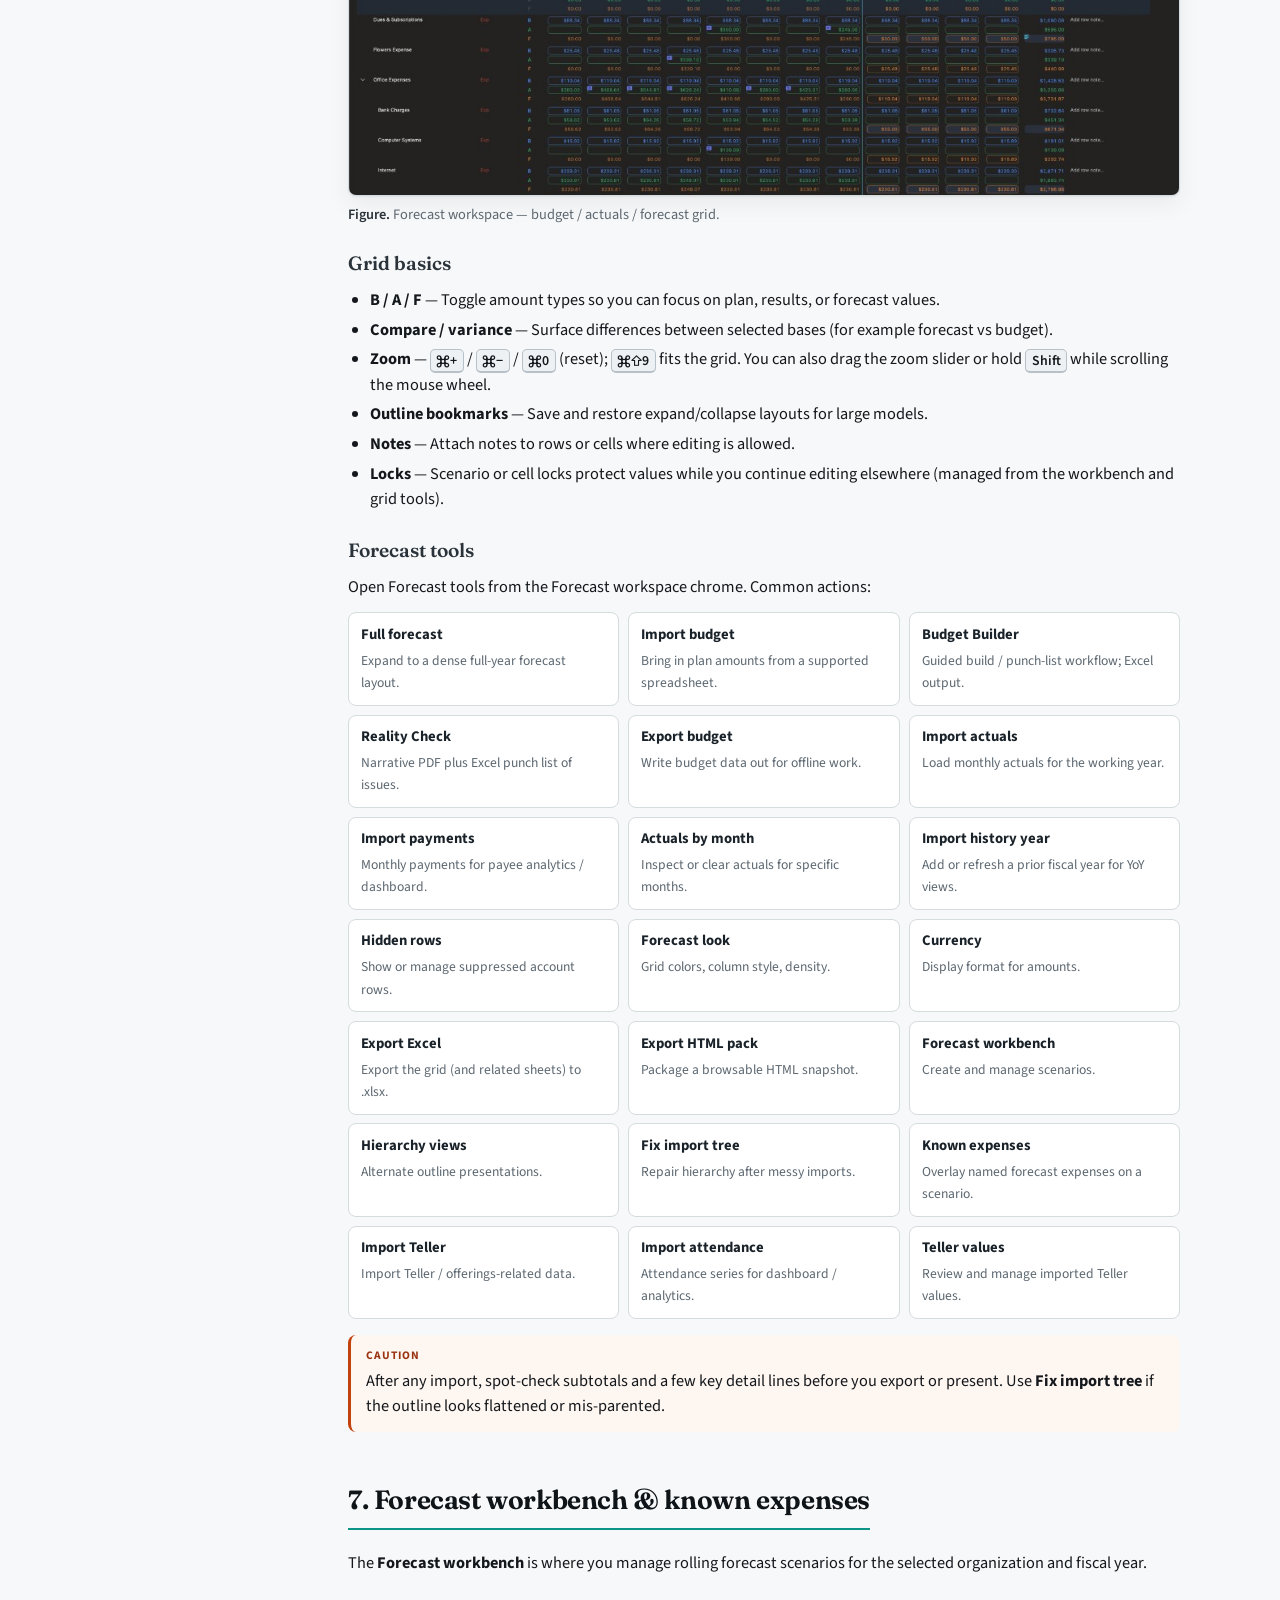
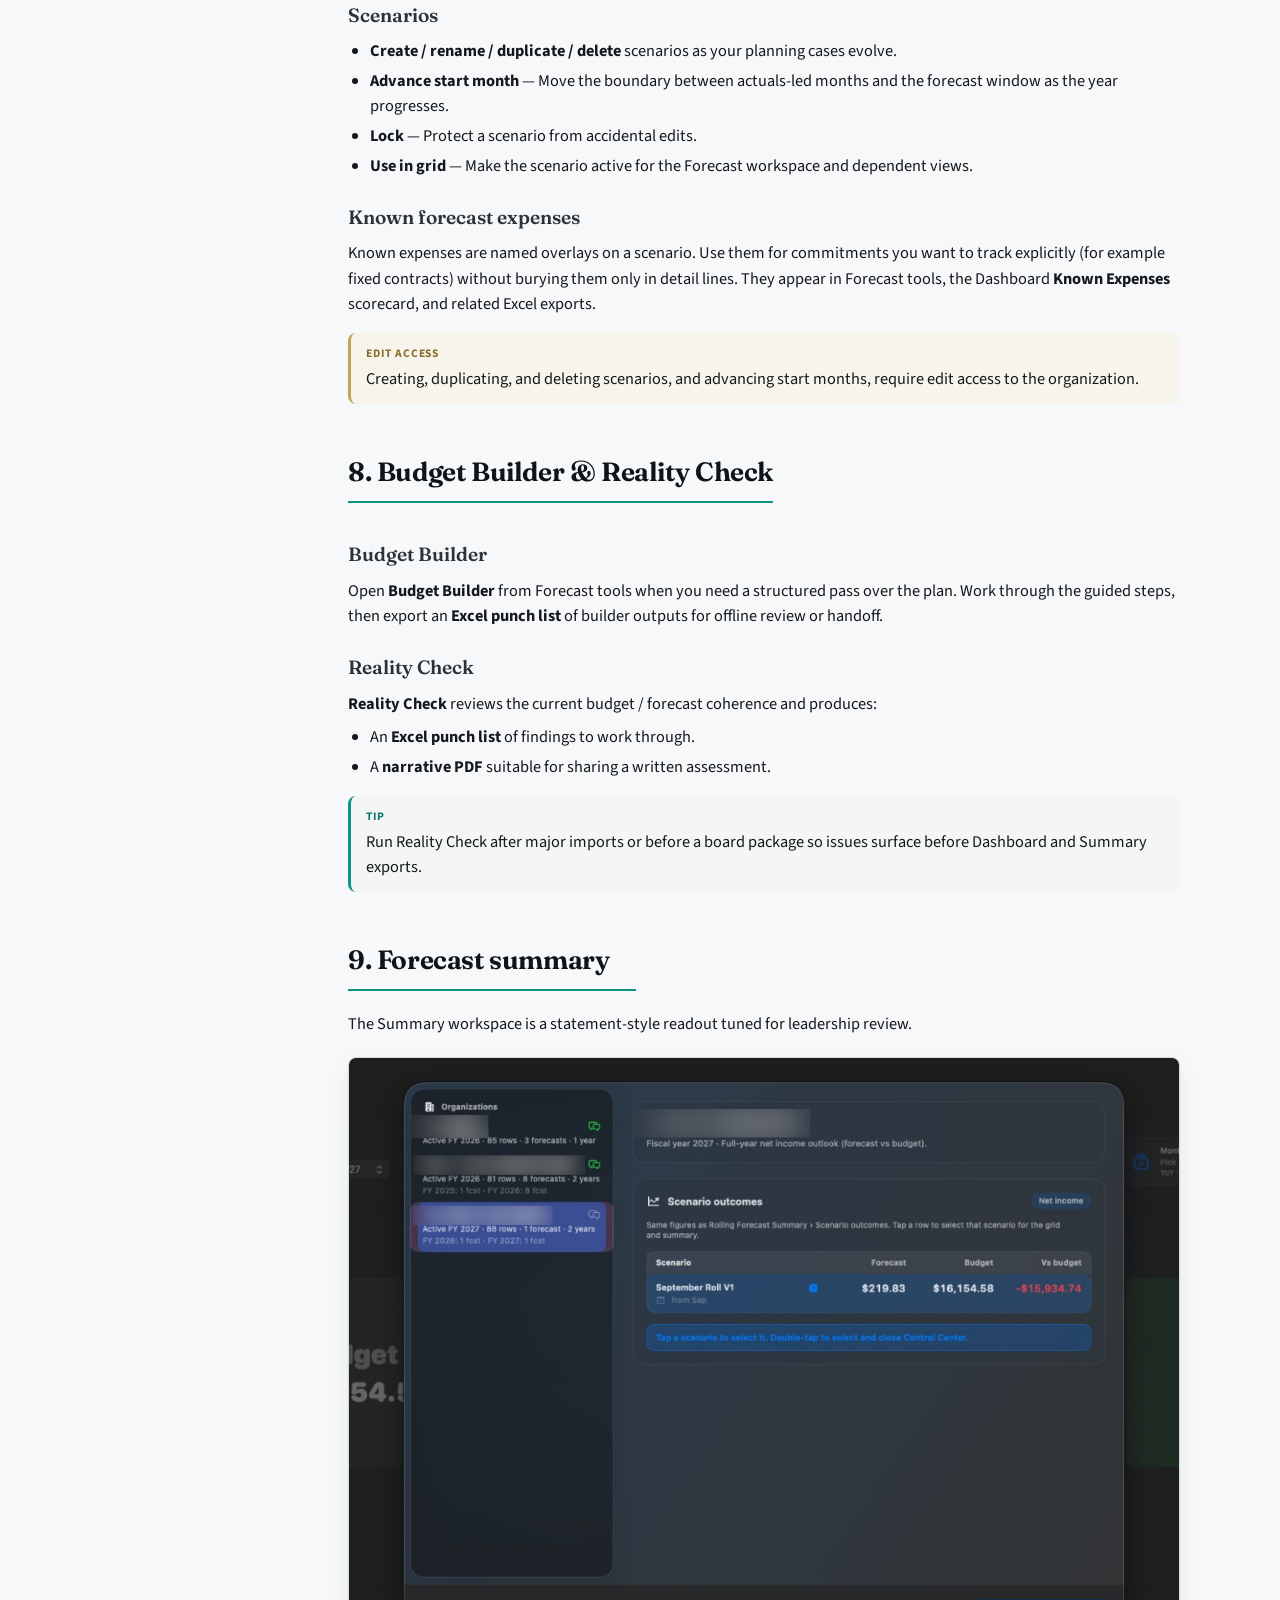
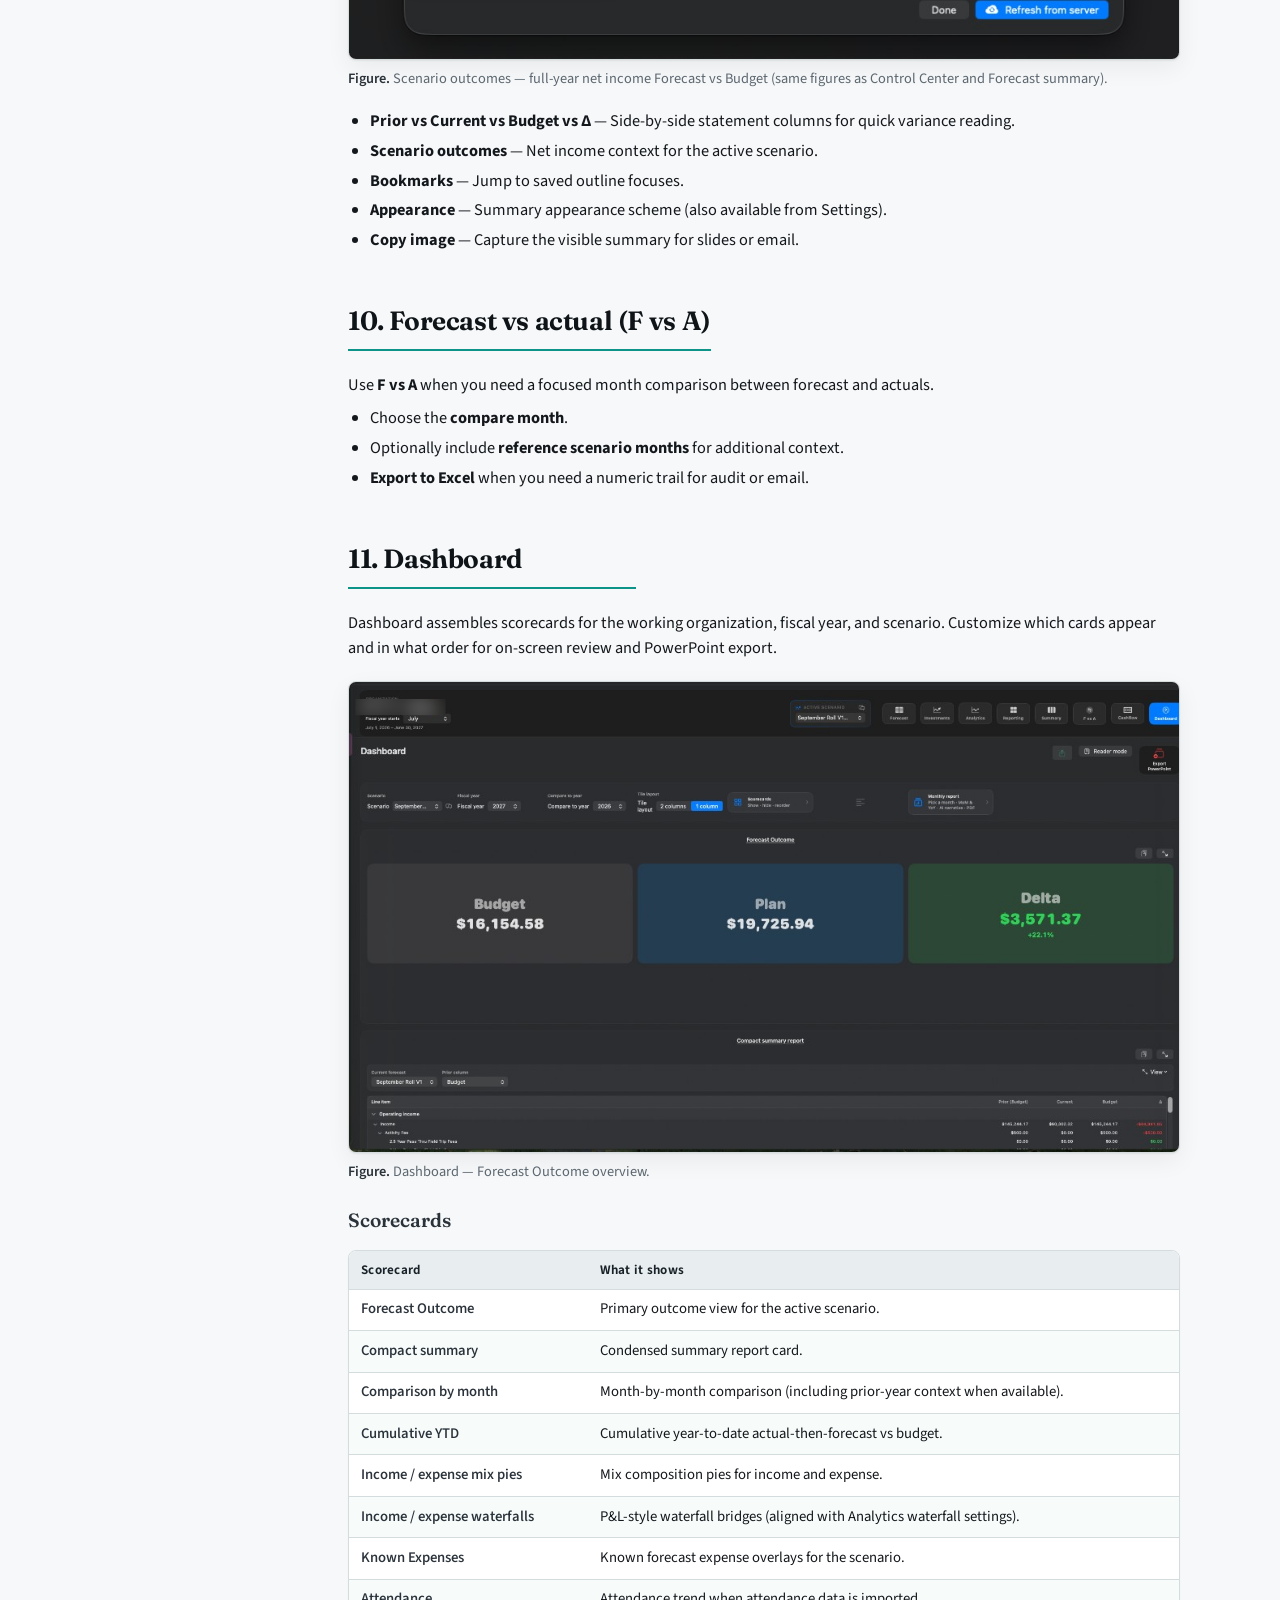
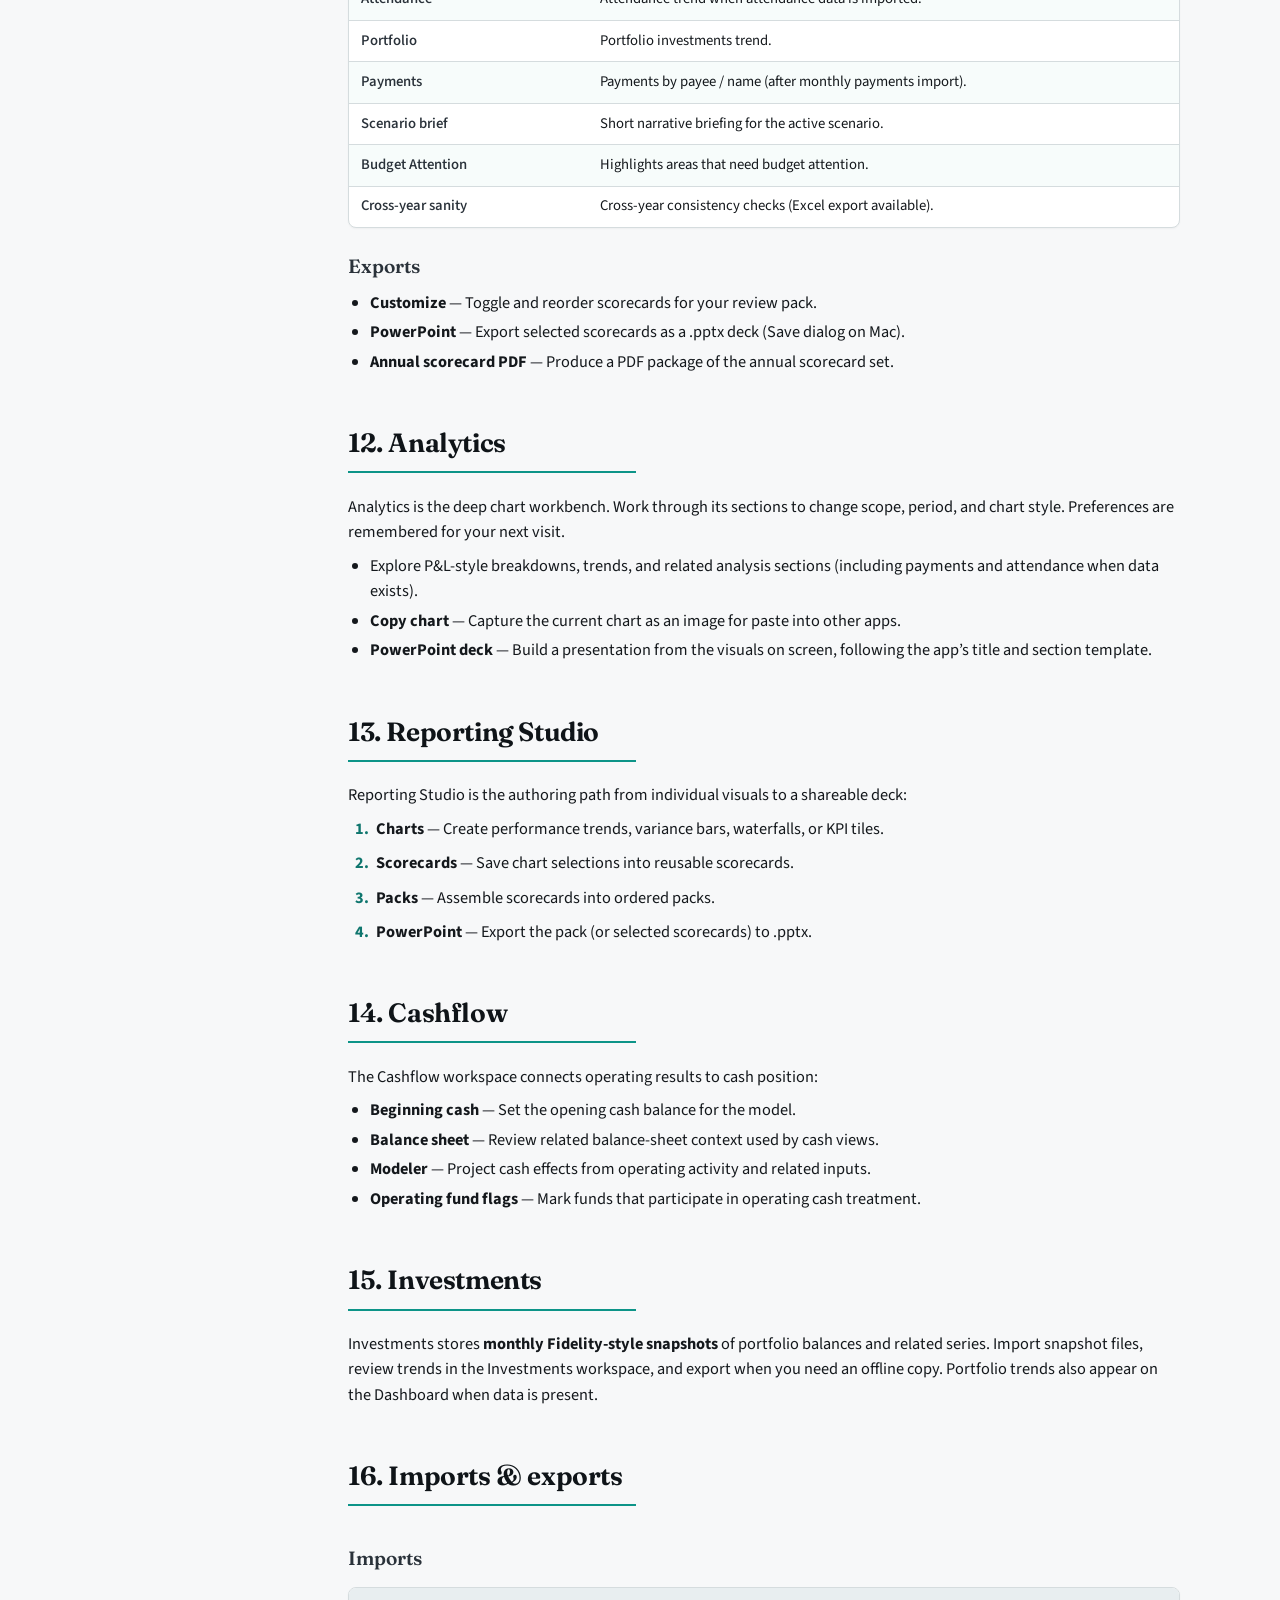
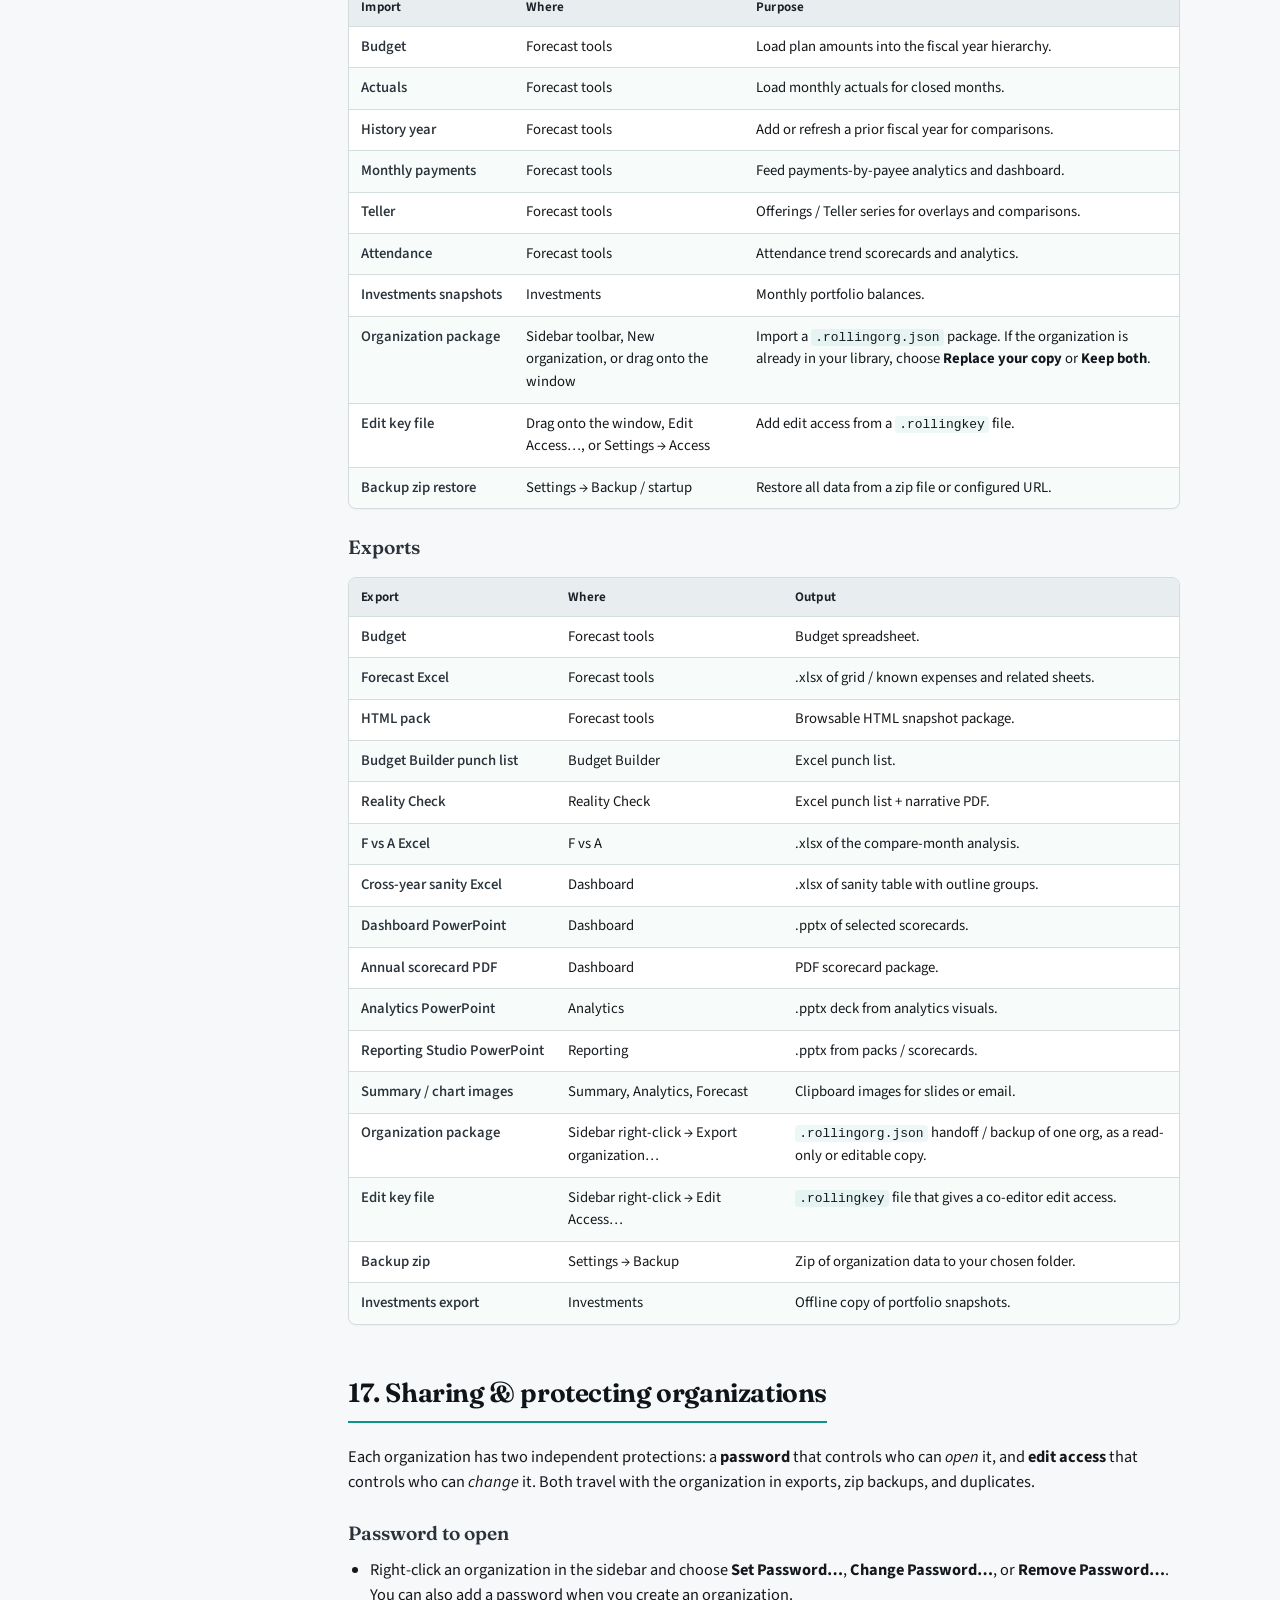
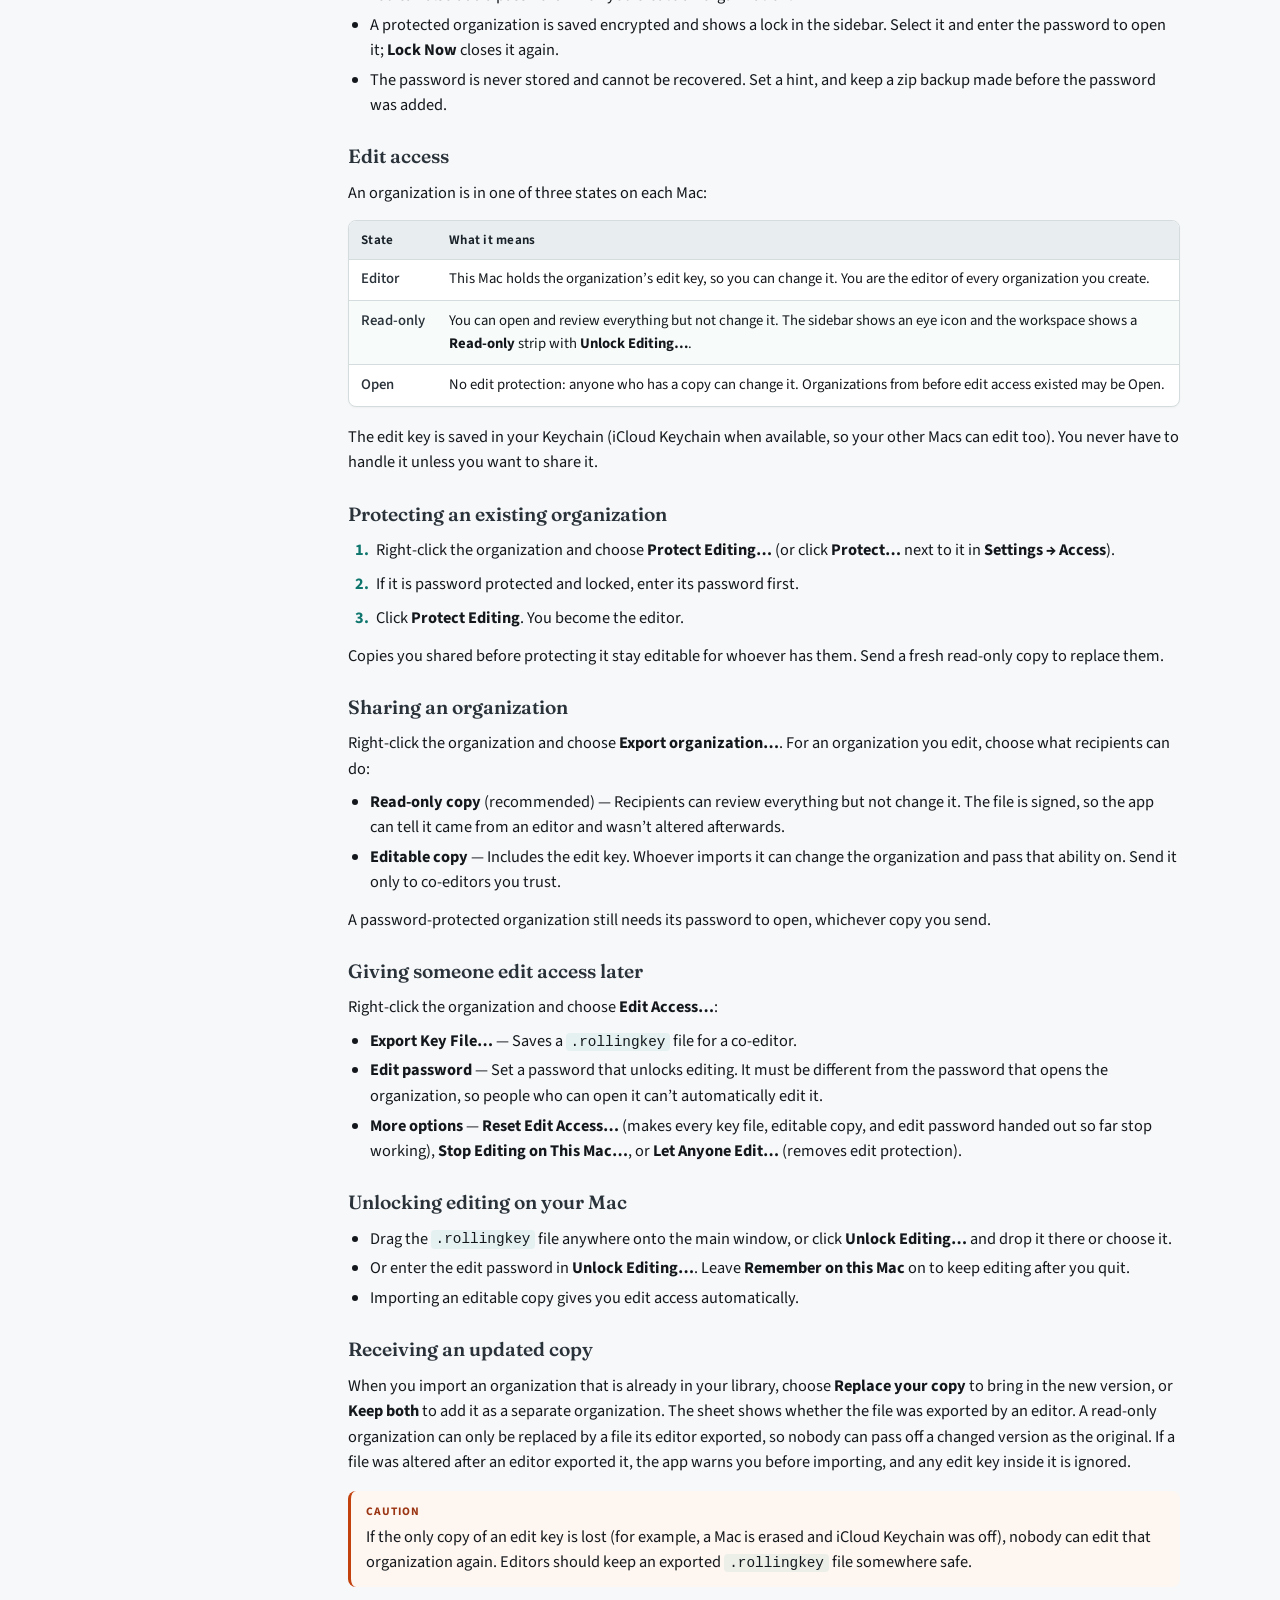
<file: USER_MANUAL.html>
<!DOCTYPE html>
<!--
  Rolling Forecast — macOS User Manual (HTML source).

  Regenerate PDF (preferred — Chromium print preserves layout/CSS):
    cd Docs
    "/Applications/Microsoft Edge.app/Contents/MacOS/Microsoft Edge" \
      --headless --disable-gpu --no-pdf-header-footer \
      --print-to-pdf="Rolling_Forecast_User_Manual.pdf" \
      "file://$(pwd)/USER_MANUAL.html"

  Alternate (AppKit text pagination — simpler styling):
    swiftc -parse-as-library -o GenerateUserManualPDF GenerateUserManualPDF.swift -framework AppKit
    ./GenerateUserManualPDF USER_MANUAL.html Rolling_Forecast_User_Manual.pdf

  Or open this file in Safari and choose File → Export as PDF…
-->
<html lang="en">
<head>
  <meta charset="utf-8" />
  <meta name="viewport" content="width=device-width, initial-scale=1" />
  <title>Rolling Forecast — macOS User Manual</title>
  <meta name="description" content="macOS user manual for Rolling Forecast: budgets, actuals, scenarios, dashboard, analytics, and exports." />
  <link rel="preconnect" href="https://fonts.googleapis.com" />
  <link rel="preconnect" href="https://fonts.gstatic.com" crossorigin />
  <link href="https://fonts.googleapis.com/css2?family=Fraunces:opsz,wght@9..144,500;9..144,600;9..144,700&family=Source+Sans+3:ital,wght@0,400;0,500;0,600;0,700;1,400&display=swap" rel="stylesheet" />
  <style>
    :root {
      --ink: #14181c;
      --ink-soft: #2a323a;
      --muted: #5c6770;
      --paper: #f7f8f9;
      --paper-elevated: #ffffff;
      --charcoal: #1a2229;
      --charcoal-deep: #0f1418;
      --teal: #0d9488;
      --teal-deep: #0f766e;
      --teal-soft: #ccfbf1;
      --gold: #c4a35a;
      --gold-soft: #f5edd8;
      --border: #d5dcde;
      --border-strong: #b8c0c8;
      --caution-bg: #fef6f0;
      --caution-border: #c2410c;
      --note-bg: #f0f7f6;
      --tip-bg: #f3f6f4;
      --editor-bg: #f7f4ec;
      --shadow: 0 1px 2px rgba(15, 20, 24, 0.06), 0 8px 24px rgba(15, 20, 24, 0.06);
      --radius: 10px;
      --sidebar-w: 15.5rem;
      --font-display: "Fraunces", "Iowan Old Style", "Palatino Linotype", Palatino, serif;
      --font-body: "Source Sans 3", "Source Sans Pro", "Helvetica Neue", Helvetica, Arial, sans-serif;
      --max-content: 46rem;
    }

    * { box-sizing: border-box; }
    html { scroll-behavior: smooth; }
    body {
      margin: 0;
      font-family: var(--font-body);
      font-size: 1.02rem;
      line-height: 1.55;
      color: var(--ink);
      background:
        radial-gradient(1200px 500px at 10% -10%, rgba(13, 148, 136, 0.08), transparent 55%),
        radial-gradient(900px 400px at 100% 0%, rgba(196, 163, 90, 0.07), transparent 50%),
        var(--paper);
    }

    a { color: var(--teal-deep); text-decoration-thickness: 1px; text-underline-offset: 0.15em; }
    a:hover { color: var(--teal); }

    .skip-link {
      position: absolute;
      left: -9999px;
      top: 0;
      background: var(--charcoal);
      color: #fff;
      padding: 0.5rem 0.75rem;
      z-index: 100;
    }
    .skip-link:focus { left: 0.5rem; top: 0.5rem; }

    .layout {
      display: grid;
      grid-template-columns: var(--sidebar-w) minmax(0, 1fr);
      gap: 0;
      min-height: 100vh;
    }

    /* —— Sidebar / TOC —— */
    .toc-toggle {
      display: none;
      position: sticky;
      top: 0;
      z-index: 40;
      width: 100%;
      border: 0;
      border-bottom: 1px solid var(--border);
      background: var(--charcoal);
      color: #f0f4f5;
      font-family: var(--font-body);
      font-size: 0.95rem;
      font-weight: 600;
      padding: 0.85rem 1rem;
      text-align: left;
      cursor: pointer;
    }
    .toc-toggle span { opacity: 0.75; font-weight: 500; margin-left: 0.35rem; }

    .sidebar {
      position: sticky;
      top: 0;
      align-self: start;
      height: 100vh;
      overflow: auto;
      background: linear-gradient(180deg, var(--charcoal) 0%, var(--charcoal-deep) 100%);
      color: #dce3e7;
      padding: 1.35rem 1rem 2rem;
      border-right: 1px solid rgba(255, 255, 255, 0.06);
    }
    .sidebar .brand-mark {
      font-family: var(--font-display);
      font-size: 1.05rem;
      font-weight: 600;
      line-height: 1.25;
      color: #fff;
      margin: 0 0 0.2rem;
      letter-spacing: -0.01em;
    }
    .sidebar .brand-sub {
      font-size: 0.78rem;
      color: rgba(220, 227, 231, 0.65);
      margin: 0 0 1.25rem;
    }
    .sidebar nav { display: flex; flex-direction: column; gap: 0.15rem; }
    .sidebar a {
      color: rgba(230, 236, 239, 0.82);
      text-decoration: none;
      font-size: 0.84rem;
      line-height: 1.3;
      padding: 0.38rem 0.55rem;
      border-radius: 6px;
      border-left: 2px solid transparent;
    }
    .sidebar a:hover {
      background: rgba(13, 148, 136, 0.18);
      color: #fff;
      border-left-color: var(--teal);
    }
    .sidebar .toc-group {
      margin-top: 0.85rem;
      padding-top: 0.55rem;
      border-top: 1px solid rgba(255, 255, 255, 0.08);
      font-size: 0.68rem;
      letter-spacing: 0.08em;
      text-transform: uppercase;
      color: var(--gold);
      font-weight: 600;
      padding-left: 0.55rem;
      margin-bottom: 0.25rem;
    }

    .main {
      min-width: 0;
      padding: 0 1.5rem 4rem;
    }
    .main-inner {
      max-width: calc(var(--max-content) + 6rem);
      margin: 0 auto;
    }

    /* —— Cover / hero —— */
    .cover {
      margin: 1.5rem 0 2.5rem;
      padding: 0;
    }
    .cover-visual {
      position: relative;
      border-radius: var(--radius);
      overflow: hidden;
      border: 1px solid var(--border);
      box-shadow: var(--shadow);
      background: var(--charcoal-deep);
      margin-bottom: 1.75rem;
    }
    .cover-visual img {
      display: block;
      width: 100%;
      max-height: 22rem;
      object-fit: cover;
      object-position: center;
    }
    .cover-copy {
      max-width: 38rem;
    }
    .cover-eyebrow {
      font-size: 0.78rem;
      font-weight: 600;
      letter-spacing: 0.12em;
      text-transform: uppercase;
      color: var(--teal-deep);
      margin: 0 0 0.65rem;
    }
    .cover h1 {
      font-family: var(--font-display);
      font-size: clamp(2rem, 4.5vw, 2.85rem);
      font-weight: 700;
      line-height: 1.12;
      letter-spacing: -0.02em;
      color: var(--charcoal-deep);
      margin: 0 0 0.65rem;
    }
    .cover .lede {
      font-size: 1.15rem;
      color: var(--ink-soft);
      margin: 0 0 1rem;
      max-width: 34rem;
    }
    .cover-meta {
      display: flex;
      flex-wrap: wrap;
      gap: 0.5rem 1.25rem;
      font-size: 0.9rem;
      color: var(--muted);
      margin: 0;
      padding: 0;
      list-style: none;
    }
    .cover-meta li::before {
      content: "";
      display: inline-block;
      width: 0.4rem;
      height: 0.4rem;
      border-radius: 50%;
      background: var(--teal);
      margin-right: 0.45rem;
      vertical-align: 0.15rem;
    }

    /* —— Typography —— */
    section.manual-section {
      margin: 0 0 2.75rem;
      padding-top: 0.25rem;
      scroll-margin-top: 1.25rem;
    }
    h2 {
      font-family: var(--font-display);
      font-size: 1.65rem;
      font-weight: 650;
      letter-spacing: -0.015em;
      color: var(--charcoal-deep);
      margin: 0 0 0.85rem;
      padding-bottom: 0.45rem;
      border-bottom: 2px solid var(--teal);
      display: inline-block;
      min-width: min(100%, 18rem);
    }
    h3 {
      font-family: var(--font-display);
      font-size: 1.2rem;
      font-weight: 600;
      color: var(--ink-soft);
      margin: 1.5rem 0 0.55rem;
    }
    h4 {
      font-size: 1.02rem;
      font-weight: 650;
      color: var(--ink);
      margin: 1.15rem 0 0.4rem;
    }
    p { margin: 0.5rem 0; }
    .lead { font-size: 1.08rem; color: var(--ink-soft); }

    ul, ol { margin: 0.45rem 0 0.75rem; padding-left: 1.35rem; }
    li { margin: 0.28rem 0; }
    ol.steps { padding-left: 1.5rem; }
    ol.steps > li { margin: 0.55rem 0; padding-left: 0.25rem; }
    ol.steps > li::marker { font-weight: 700; color: var(--teal-deep); }

    code, .path {
      font-family: ui-monospace, "SF Mono", Menlo, Consolas, monospace;
      font-size: 0.88em;
      background: rgba(13, 148, 136, 0.08);
      padding: 0.08em 0.35em;
      border-radius: 4px;
    }
    kbd {
      font-family: var(--font-body);
      font-size: 0.85em;
      font-weight: 600;
      background: #eef1f3;
      border: 1px solid var(--border-strong);
      border-bottom-width: 2px;
      border-radius: 5px;
      padding: 0.05em 0.4em;
      white-space: nowrap;
    }

    /* —— Figures —— */
    figure {
      margin: 1.25rem 0;
      padding: 0;
      break-inside: avoid;
    }
    figure img {
      display: block;
      width: 100%;
      max-width: 100%;
      height: auto;
      border-radius: 8px;
      border: 1px solid var(--border);
      box-shadow: var(--shadow);
      background: #fff;
    }
    figcaption {
      margin-top: 0.55rem;
      font-size: 0.9rem;
      color: var(--muted);
      line-height: 1.4;
    }
    figcaption strong { color: var(--ink-soft); font-weight: 600; }

    /* —— Callouts —— */
    .callout {
      margin: 1rem 0;
      padding: 0.75rem 0.95rem;
      border-radius: 8px;
      border-left: 3px solid var(--teal);
      background: var(--note-bg);
      break-inside: avoid;
    }
    .callout .label {
      display: block;
      font-size: 0.72rem;
      font-weight: 700;
      letter-spacing: 0.08em;
      text-transform: uppercase;
      margin-bottom: 0.25rem;
      color: var(--teal-deep);
    }
    .callout.tip { border-left-color: var(--teal); background: var(--tip-bg); }
    .callout.note { border-left-color: #3d7a8c; background: #eef5f7; }
    .callout.note .label { color: #2a5a68; }
    .callout.editor {
      border-left-color: var(--gold);
      background: var(--editor-bg);
    }
    .callout.editor .label { color: #8a6d2e; }
    .callout.caution {
      border-left-color: var(--caution-border);
      background: var(--caution-bg);
    }
    .callout.caution .label { color: #9a3412; }
    .callout p:first-of-type { margin-top: 0; }
    .callout p:last-child { margin-bottom: 0; }

    /* —— Tables —— */
    .table-wrap {
      overflow-x: auto;
      margin: 0.85rem 0 1.15rem;
      border: 1px solid var(--border);
      border-radius: 8px;
      background: var(--paper-elevated);
      box-shadow: 0 1px 2px rgba(15, 20, 24, 0.04);
    }
    table {
      width: 100%;
      border-collapse: collapse;
      font-size: 0.92rem;
    }
    th, td {
      text-align: left;
      padding: 0.55rem 0.75rem;
      vertical-align: top;
      border-bottom: 1px solid var(--border);
    }
    th {
      background: #e8eef0;
      color: var(--charcoal);
      font-weight: 650;
      font-size: 0.82rem;
      letter-spacing: 0.02em;
    }
    tr:last-child td { border-bottom: 0; }
    tbody tr:nth-child(even) td { background: rgba(13, 148, 136, 0.03); }
    td:first-child { font-weight: 550; color: var(--ink-soft); white-space: nowrap; }

    .tool-grid {
      display: grid;
      grid-template-columns: repeat(auto-fill, minmax(14rem, 1fr));
      gap: 0.55rem;
      margin: 0.75rem 0 1rem;
    }
    .tool-item {
      background: var(--paper-elevated);
      border: 1px solid var(--border);
      border-radius: 8px;
      padding: 0.65rem 0.75rem;
      font-size: 0.9rem;
    }
    .tool-item strong {
      display: block;
      color: var(--charcoal);
      margin-bottom: 0.2rem;
      font-size: 0.92rem;
    }
    .tool-item span { color: var(--muted); font-size: 0.85rem; }

    .workspace-list {
      display: grid;
      gap: 0.45rem;
      margin: 0.75rem 0 1rem;
      padding: 0;
      list-style: none;
    }
    .workspace-list li {
      display: grid;
      grid-template-columns: 7.5rem 1fr;
      gap: 0.75rem;
      padding: 0.55rem 0.7rem;
      background: var(--paper-elevated);
      border: 1px solid var(--border);
      border-radius: 8px;
      margin: 0;
    }
    .workspace-list .ws-name {
      font-weight: 700;
      color: var(--teal-deep);
      font-size: 0.92rem;
    }

    footer.manual-footer {
      margin-top: 3rem;
      padding-top: 1.25rem;
      border-top: 1px solid var(--border);
      color: var(--muted);
      font-size: 0.88rem;
    }

    /* —— Responsive —— */
    @media (max-width: 900px) {
      .layout { grid-template-columns: 1fr; }
      .toc-toggle { display: block; }
      .sidebar {
        display: none;
        position: static;
        height: auto;
        max-height: none;
      }
      body.toc-open .sidebar { display: block; }
      .main { padding: 0 1rem 3rem; }
      .workspace-list li { grid-template-columns: 1fr; gap: 0.2rem; }
      td:first-child { white-space: normal; }
    }

    /* —— Print —— */
    @page {
      size: letter;
      margin: 0.65in 0.7in;
    }
    @media print {
      html { scroll-behavior: auto; }
      body {
        background: #fff;
        color: #000;
        font-size: 10pt;
        line-height: 1.4;
      }
      .skip-link, .toc-toggle { display: none !important; }
      .layout { display: block; }
      .sidebar {
        display: none !important;
      }
      .main { padding: 0; }
      .main-inner { max-width: none; }
      .cover-visual { box-shadow: none; break-inside: avoid; }
      .cover-visual img { max-height: 3.8in; }
      a { color: inherit; text-decoration: none; }
      a[href^="http"]::after {
        content: " (" attr(href) ")";
        font-size: 8pt;
        color: #555;
      }
      .callout, figure, .table-wrap, .tool-item, .workspace-list li {
        break-inside: avoid;
      }
      h2, h3 { break-after: avoid; }
      figure img { box-shadow: none; }
      .tool-grid { box-shadow: none; }
      section.manual-section { margin-bottom: 1.5rem; }
    }
  </style>
</head>
<body>
  <a class="skip-link" href="#content">Skip to content</a>
  <button type="button" class="toc-toggle" id="tocToggle" aria-expanded="false" aria-controls="manualToc">
    Contents <span id="tocToggleHint">(show)</span>
  </button>

  <div class="layout">
    <aside class="sidebar" id="manualToc" aria-label="Table of contents">
      <p class="brand-mark">Rolling<br />Forecast</p>
      <p class="brand-sub">macOS User Manual</p>
      <nav>
        <a href="#cover">Cover</a>
        <a href="#welcome">1. Welcome</a>
        <a href="#concepts">2. Core concepts</a>
        <a href="#getting-started">3. First launch</a>
        <a href="#shell">4. The Mac shell</a>
        <a href="#control-center">5. Environment Control Center</a>
        <div class="toc-group">Workspaces</div>
        <a href="#forecast">6. Forecast</a>
        <a href="#workbench">7. Forecast workbench</a>
        <a href="#builder">8. Budget Builder &amp; Reality Check</a>
        <a href="#summary">9. Forecast summary</a>
        <a href="#fva">10. Forecast vs actual</a>
        <a href="#dashboard">11. Dashboard</a>
        <a href="#analytics">12. Analytics</a>
        <a href="#reporting">13. Reporting Studio</a>
        <a href="#cashflow">14. Cashflow</a>
        <a href="#investments">15. Investments</a>
        <div class="toc-group">Reference</div>
        <a href="#imports-exports">16. Imports &amp; exports</a>
        <a href="#sharing">17. Sharing &amp; protecting</a>
        <a href="#settings">18. Settings</a>
        <a href="#shortcuts">19. Keyboard shortcuts</a>
        <a href="#tips">20. Tips &amp; privacy</a>
        <a href="#support">21. Support &amp; legal</a>
      </nav>
    </aside>

    <div class="main">
      <div class="main-inner" id="content">

        <!-- ========== COVER ========== -->
        <header class="cover" id="cover">
          <div class="cover-visual">
            <img src="manual-screenshots/macos/00-branding/hero-cover.png" alt="Rolling Forecast cover art" width="1600" height="900" loading="eager" />
          </div>
          <div class="cover-copy">
            <p class="cover-eyebrow">macOS User Manual</p>
            <h1>Rolling Forecast</h1>
            <p class="lede">Plan budgets, import actuals, and steer rolling forecast scenarios—privately on your Mac.</p>
            <ul class="cover-meta">
              <li>Aligned with product features in the Rolling Forecast macOS app</li>
              <li>Companion iPad app: <strong>Rolling Forecast Reports</strong></li>
              <li>Copyright © 2026 Mike Coxon. All rights reserved.</li>
            </ul>
          </div>
        </header>

        <!-- ========== 1. WELCOME ========== -->
        <section class="manual-section" id="welcome">
          <h2>1. Welcome</h2>
          <p class="lead"><strong>Rolling Forecast</strong> is a finance and planning workbench for organizations that need fiscal-year budgets, monthly actuals, and scenario-based rolling forecasts—without uploading your books to a vendor cloud.</p>
          <p>Your organization data lives in the app sandbox on your Mac. Backups are zip files you control; optional restore from a URL you configure is pull-based, not a hosted database service.</p>
          <p>This manual is written for Mac end users in finance and planning roles. A read-only iPad companion, <strong>Rolling Forecast Reports</strong>, also exists; this guide documents the <strong>macOS</strong> experience only.</p>
          <div class="callout tip">
            <span class="label">Tip</span>
            <p>Keep one recent zip backup before large imports or structural hierarchy changes. See <a href="#tips">Tips, privacy &amp; backup</a>.</p>
          </div>
        </section>

        <!-- ========== 2. CORE CONCEPTS ========== -->
        <section class="manual-section" id="concepts">
          <h2>2. Core concepts</h2>
          <p>These terms appear throughout the app and this manual.</p>
          <div class="table-wrap">
            <table>
              <thead>
                <tr><th>Term</th><th>Meaning</th></tr>
              </thead>
              <tbody>
                <tr>
                  <td>Organization</td>
                  <td>A named entity that holds fiscal years, budgets, actuals, scenarios, and related imports. You switch organizations from the Mac sidebar.</td>
                </tr>
                <tr>
                  <td>Fiscal year start month</td>
                  <td>The calendar month that begins each fiscal year for the organization (for example, July for a July–June year).</td>
                </tr>
                <tr>
                  <td>Fiscal year budget</td>
                  <td>The planned amounts for one fiscal year, organized by the account hierarchy and months.</td>
                </tr>
                <tr>
                  <td>Account hierarchy</td>
                  <td>The outline of statement sections, subtotals, and detail lines that drives the Forecast grid and reporting scopes.</td>
                </tr>
                <tr>
                  <td>Budget</td>
                  <td>Planned values (B) for accounts by month. Distinct from actuals and from rolling forecast scenario values.</td>
                </tr>
                <tr>
                  <td>Actuals</td>
                  <td>Recorded results (A) by month, typically imported from spreadsheets or other sources after the month closes.</td>
                </tr>
                <tr>
                  <td>Rolling forecast scenario</td>
                  <td>A named forecast case with its own start month and forecast values (F). You can maintain several scenarios and choose which one the grid uses.</td>
                </tr>
                <tr>
                  <td>Start month / actuals-led vs forecast window</td>
                  <td>The scenario start month divides months that lean on actuals (or closed results) from the forward forecast window you are projecting.</td>
                </tr>
                <tr>
                  <td>Full year closing model</td>
                  <td>How the app fills or closes the full fiscal year when combining budget, actuals, and forecast so annual totals remain coherent.</td>
                </tr>
                <tr>
                  <td>Known forecast expenses</td>
                  <td>Named expense overlays you attach to a scenario so specific costs stay visible and adjustable without rewriting the whole grid.</td>
                </tr>
                <tr>
                  <td>Plan vs rolling blend</td>
                  <td>How budget plan and rolling forecast combine when presenting outcomes (for example on the dashboard and summary).</td>
                </tr>
                <tr>
                  <td>Net income</td>
                  <td>The bottom-line result used in scenario outcomes and comparisons (forecast, budget, and variance vs budget).</td>
                </tr>
                <tr>
                  <td>Hidden rows</td>
                  <td>Account rows suppressed from the grid view so you can focus on the lines that matter for a given review.</td>
                </tr>
                <tr>
                  <td>Outline bookmarks</td>
                  <td>Saved expand/collapse presets for the account outline so you can jump back to a favorite layout.</td>
                </tr>
                <tr>
                  <td>Organization password</td>
                  <td>Optional password that must be entered to <em>open</em> an organization. Its contents are saved encrypted, and the password cannot be recovered.</td>
                </tr>
                <tr>
                  <td>Edit access</td>
                  <td>Decides who can <em>change</em> an organization, separately from who can open it. Each organization is <strong>Editor</strong> (you can change it on this Mac), <strong>Read-only</strong> (you can review it but not change it), or <strong>Open</strong> (anyone with a copy can change it). You are the editor of organizations you create.</td>
                </tr>
                <tr>
                  <td>Edit key file (<code>.rollingkey</code>)</td>
                  <td>A small file that gives edit access to one organization. Editors export it from <strong>Edit Access…</strong> and hand it to co-editors, who drag it onto the main window.</td>
                </tr>
                <tr>
                  <td>Backup zip</td>
                  <td>A zip archive of organization data written to a folder you choose, or restored from a file / configured URL.</td>
                </tr>
                <tr>
                  <td>Organization package (<code>.rollingorg.json</code>)</td>
                  <td>An export/import package for handing off or backing up a single organization between installs. Editors export either a <strong>read-only copy</strong> (signed, so recipients can tell it came from an editor) or an <strong>editable copy</strong> (includes the edit key).</td>
                </tr>
              </tbody>
            </table>
          </div>
        </section>

        <!-- ========== 3. GETTING STARTED ========== -->
        <section class="manual-section" id="getting-started">
          <h2>3. First launch &amp; getting started</h2>
          <p>On launch you may see the Rolling Forecast splash / About screen, then the main window.</p>

          <h3>Startup options</h3>
          <p>In <strong>Settings → Startup</strong>, choose what happens automatically when the app opens:</p>
          <ul>
            <li><strong>None</strong> — Open straight into the last workspace.</li>
            <li><strong>Ask restore from URL</strong> — Prompt to restore from the backup zip URL configured under Backup. Cannot run together with Control Center at launch.</li>
            <li><strong>Environment Control Center</strong> — Open the Control Center so you can pick an organization and scenario outcome before diving into the grid.</li>
          </ul>

          <h3>Recommended first-time path</h3>
          <ol class="steps">
            <li>Create an <strong>organization</strong> and set its <strong>fiscal year start month</strong>.</li>
            <li>Open the <strong>Environment Control Center</strong> (startup option or from Backup / menu) and review scenario outcomes when data exists.</li>
            <li><strong>Import a budget</strong> (or build lines) for the fiscal year you care about.</li>
            <li>Select the working <strong>fiscal year</strong> in the header.</li>
            <li><strong>Create a rolling forecast scenario</strong> in the Forecast workbench; set its start month.</li>
            <li><strong>Import actuals</strong> for closed months so the grid can show B / A / F clearly.</li>
            <li>Switch to <strong>Dashboard</strong> or <strong>Forecast summary</strong> to validate net income outcomes before sharing.</li>
          </ol>

          <figure>
            <img src="manual-screenshots/macos/02-getting-started/control-center.png" alt="Environment Control Center showing organizations and scenario outcomes" loading="lazy" />
            <figcaption><strong>Figure.</strong> Environment Control Center — organizations and scenario outcomes (Forecast / Budget / Vs budget net income).</figcaption>
          </figure>

          <div class="callout editor">
            <span class="label">Edit access</span>
            <p>Anyone can create, import, and export organizations. You are the editor of the organizations you create. Organizations someone shared with you as a read-only copy open for review only: importing budgets and actuals, changing scenarios, and editing structure need that organization’s edit access. See <a href="#sharing">Sharing &amp; protecting organizations</a>.</p>
          </div>
        </section>

        <!-- ========== 4. MAC SHELL ========== -->
        <section class="manual-section" id="shell">
          <h2>4. The Mac shell</h2>
          <p>The main window is built around a left <strong>Organizations</strong> sidebar, a <strong>workspace switcher</strong>, and a header with scenario and fiscal-year controls.</p>

          <figure>
            <img src="manual-screenshots/macos/00-branding/workspace-map.png" alt="Map of the eight primary workspaces in Rolling Forecast" loading="lazy" />
            <figcaption><strong>Figure.</strong> Workspace map — eight primary areas of the Mac shell.</figcaption>
          </figure>

          <h3>Workspace switcher</h3>
          <ul class="workspace-list">
            <li><span class="ws-name">Forecast</span><span>Budget / actuals / forecast grid and Forecast tools.</span></li>
            <li><span class="ws-name">Investments</span><span>Monthly portfolio snapshots (Fidelity-style imports).</span></li>
            <li><span class="ws-name">Dashboard</span><span>Scorecards, PowerPoint export, annual scorecard PDF.</span></li>
            <li><span class="ws-name">Analytics</span><span>Deep chart analysis, deck export, copy chart.</span></li>
            <li><span class="ws-name">Reporting</span><span>Reporting Studio: charts → scorecards → packs → PowerPoint.</span></li>
            <li><span class="ws-name">Summary</span><span>Forecast summary statement (Prior / Current / Budget / Δ).</span></li>
            <li><span class="ws-name">F vs A</span><span>Forecast vs actual analysis for a compare month.</span></li>
            <li><span class="ws-name">Cashflow</span><span>Beginning cash, balance sheet, modeler, operating fund flags.</span></li>
          </ul>

          <h3>Header controls</h3>
          <ul>
            <li><strong>Scenario</strong> — Active rolling forecast scenario used by the grid and many scorecards.</li>
            <li><strong>Fiscal year</strong> — Working year for edits and most views.</li>
          </ul>

          <div class="callout note">
            <span class="label">Note</span>
            <p>Read-only organizations show an eye icon in the sidebar and a <strong>Read-only</strong> strip above the workspace with an <strong>Unlock Editing…</strong> button. If <strong>Open read-only organizations in Analytics</strong> is on (Settings → Access), the workspace switcher for those organizations is limited to analytics-focused areas so navigation stays on charts and related review surfaces.</p>
          </div>
        </section>

        <!-- ========== 5. CONTROL CENTER ========== -->
        <section class="manual-section" id="control-center">
          <h2>5. Environment Control Center</h2>
          <p>Use the Control Center as a launchpad when you manage several organizations or need a quick net-income readout before opening the grid.</p>
          <ul>
            <li><strong>Organization list</strong> — Select which org is active.</li>
            <li><strong>Scenario outcomes</strong> — For each scenario, review <strong>Forecast</strong>, <strong>Budget</strong>, and <strong>Vs budget</strong> net income.</li>
            <li><strong>Select scenario</strong> — Apply the scenario you want to work with.</li>
            <li><strong>Double-click (or double-tap trackpad)</strong> — Close the Control Center and continue into the main shell.</li>
            <li><strong>Refresh from server</strong> — Pull the backup zip from the URL saved in Backup settings (same link used by the restore-from-URL startup prompt).</li>
          </ul>
          <div class="callout tip">
            <span class="label">Tip</span>
            <p>Configure the restore URL once under Settings → Backup; both Control Center refresh and the startup restore prompt use that saved link.</p>
          </div>
        </section>

        <!-- ========== 6. FORECAST ========== -->
        <section class="manual-section" id="forecast">
          <h2>6. Forecast workspace</h2>
          <p>Forecast is the primary planning surface: an account hierarchy grid with budget (B), actuals (A), and forecast (F) columns by month.</p>

          <figure>
            <img src="manual-screenshots/macos/03-forecast/forecast-grid.png" alt="Forecast budget grid showing account hierarchy and monthly columns" loading="lazy" />
            <figcaption><strong>Figure.</strong> Forecast workspace — budget / actuals / forecast grid.</figcaption>
          </figure>

          <h3>Grid basics</h3>
          <ul>
            <li><strong>B / A / F</strong> — Toggle amount types so you can focus on plan, results, or forecast values.</li>
            <li><strong>Compare / variance</strong> — Surface differences between selected bases (for example forecast vs budget).</li>
            <li><strong>Zoom</strong> — <kbd>⌘+</kbd> / <kbd>⌘−</kbd> / <kbd>⌘0</kbd> (reset); <kbd>⌘⇧9</kbd> fits the grid. You can also drag the zoom slider or hold <kbd>Shift</kbd> while scrolling the mouse wheel.</li>
            <li><strong>Outline bookmarks</strong> — Save and restore expand/collapse layouts for large models.</li>
            <li><strong>Notes</strong> — Attach notes to rows or cells where editing is allowed.</li>
            <li><strong>Locks</strong> — Scenario or cell locks protect values while you continue editing elsewhere (managed from the workbench and grid tools).</li>
          </ul>

          <h3>Forecast tools</h3>
          <p>Open Forecast tools from the Forecast workspace chrome. Common actions:</p>
          <div class="tool-grid">
            <div class="tool-item"><strong>Full forecast</strong><span>Expand to a dense full-year forecast layout.</span></div>
            <div class="tool-item"><strong>Import budget</strong><span>Bring in plan amounts from a supported spreadsheet.</span></div>
            <div class="tool-item"><strong>Budget Builder</strong><span>Guided build / punch-list workflow; Excel output.</span></div>
            <div class="tool-item"><strong>Reality Check</strong><span>Narrative PDF plus Excel punch list of issues.</span></div>
            <div class="tool-item"><strong>Export budget</strong><span>Write budget data out for offline work.</span></div>
            <div class="tool-item"><strong>Import actuals</strong><span>Load monthly actuals for the working year.</span></div>
            <div class="tool-item"><strong>Import payments</strong><span>Monthly payments for payee analytics / dashboard.</span></div>
            <div class="tool-item"><strong>Actuals by month</strong><span>Inspect or clear actuals for specific months.</span></div>
            <div class="tool-item"><strong>Import history year</strong><span>Add or refresh a prior fiscal year for YoY views.</span></div>
            <div class="tool-item"><strong>Hidden rows</strong><span>Show or manage suppressed account rows.</span></div>
            <div class="tool-item"><strong>Forecast look</strong><span>Grid colors, column style, density.</span></div>
            <div class="tool-item"><strong>Currency</strong><span>Display format for amounts.</span></div>
            <div class="tool-item"><strong>Export Excel</strong><span>Export the grid (and related sheets) to .xlsx.</span></div>
            <div class="tool-item"><strong>Export HTML pack</strong><span>Package a browsable HTML snapshot.</span></div>
            <div class="tool-item"><strong>Forecast workbench</strong><span>Create and manage scenarios.</span></div>
            <div class="tool-item"><strong>Hierarchy views</strong><span>Alternate outline presentations.</span></div>
            <div class="tool-item"><strong>Fix import tree</strong><span>Repair hierarchy after messy imports.</span></div>
            <div class="tool-item"><strong>Known expenses</strong><span>Overlay named forecast expenses on a scenario.</span></div>
            <div class="tool-item"><strong>Import Teller</strong><span>Import Teller / offerings-related data.</span></div>
            <div class="tool-item"><strong>Import attendance</strong><span>Attendance series for dashboard / analytics.</span></div>
            <div class="tool-item"><strong>Teller values</strong><span>Review and manage imported Teller values.</span></div>
          </div>

          <div class="callout caution">
            <span class="label">Caution</span>
            <p>After any import, spot-check subtotals and a few key detail lines before you export or present. Use <strong>Fix import tree</strong> if the outline looks flattened or mis-parented.</p>
          </div>
        </section>

        <!-- ========== 7. WORKBENCH ========== -->
        <section class="manual-section" id="workbench">
          <h2>7. Forecast workbench &amp; known expenses</h2>
          <p>The <strong>Forecast workbench</strong> is where you manage rolling forecast scenarios for the selected organization and fiscal year.</p>
          <h3>Scenarios</h3>
          <ul>
            <li><strong>Create / rename / duplicate / delete</strong> scenarios as your planning cases evolve.</li>
            <li><strong>Advance start month</strong> — Move the boundary between actuals-led months and the forecast window as the year progresses.</li>
            <li><strong>Lock</strong> — Protect a scenario from accidental edits.</li>
            <li><strong>Use in grid</strong> — Make the scenario active for the Forecast workspace and dependent views.</li>
          </ul>
          <h3>Known forecast expenses</h3>
          <p>Known expenses are named overlays on a scenario. Use them for commitments you want to track explicitly (for example fixed contracts) without burying them only in detail lines. They appear in Forecast tools, the Dashboard <strong>Known Expenses</strong> scorecard, and related Excel exports.</p>
          <div class="callout editor">
            <span class="label">Edit access</span>
            <p>Creating, duplicating, and deleting scenarios, and advancing start months, require edit access to the organization.</p>
          </div>
        </section>

        <!-- ========== 8. BUILDER & REALITY CHECK ========== -->
        <section class="manual-section" id="builder">
          <h2>8. Budget Builder &amp; Reality Check</h2>
          <h3>Budget Builder</h3>
          <p>Open <strong>Budget Builder</strong> from Forecast tools when you need a structured pass over the plan. Work through the guided steps, then export an <strong>Excel punch list</strong> of builder outputs for offline review or handoff.</p>
          <h3>Reality Check</h3>
          <p><strong>Reality Check</strong> reviews the current budget / forecast coherence and produces:</p>
          <ul>
            <li>An <strong>Excel punch list</strong> of findings to work through.</li>
            <li>A <strong>narrative PDF</strong> suitable for sharing a written assessment.</li>
          </ul>
          <div class="callout tip">
            <span class="label">Tip</span>
            <p>Run Reality Check after major imports or before a board package so issues surface before Dashboard and Summary exports.</p>
          </div>
        </section>

        <!-- ========== 9. SUMMARY ========== -->
        <section class="manual-section" id="summary">
          <h2>9. Forecast summary</h2>
          <p>The Summary workspace is a statement-style readout tuned for leadership review.</p>
          <figure>
            <img src="manual-screenshots/macos/04-summary/scenario-outcomes.png" alt="Scenario outcomes table comparing forecast net income to budget" loading="lazy" />
            <figcaption><strong>Figure.</strong> Scenario outcomes — full-year net income Forecast vs Budget (same figures as Control Center and Forecast summary).</figcaption>
          </figure>
          <ul>
            <li><strong>Prior vs Current vs Budget vs Δ</strong> — Side-by-side statement columns for quick variance reading.</li>
            <li><strong>Scenario outcomes</strong> — Net income context for the active scenario.</li>
            <li><strong>Bookmarks</strong> — Jump to saved outline focuses.</li>
            <li><strong>Appearance</strong> — Summary appearance scheme (also available from Settings).</li>
            <li><strong>Copy image</strong> — Capture the visible summary for slides or email.</li>
          </ul>
        </section>

        <!-- ========== 10. F VS A ========== -->
        <section class="manual-section" id="fva">
          <h2>10. Forecast vs actual (F vs A)</h2>
          <p>Use <strong>F vs A</strong> when you need a focused month comparison between forecast and actuals.</p>
          <ul>
            <li>Choose the <strong>compare month</strong>.</li>
            <li>Optionally include <strong>reference scenario months</strong> for additional context.</li>
            <li><strong>Export to Excel</strong> when you need a numeric trail for audit or email.</li>
          </ul>
        </section>

        <!-- ========== 11. DASHBOARD ========== -->
        <section class="manual-section" id="dashboard">
          <h2>11. Dashboard</h2>
          <p>Dashboard assembles scorecards for the working organization, fiscal year, and scenario. Customize which cards appear and in what order for on-screen review and PowerPoint export.</p>

          <figure>
            <img src="manual-screenshots/macos/05-dashboard/dashboard-overview.png" alt="Dashboard Forecast Outcome scorecard" loading="lazy" />
            <figcaption><strong>Figure.</strong> Dashboard — Forecast Outcome overview.</figcaption>
          </figure>

          <h3>Scorecards</h3>
          <div class="table-wrap">
            <table>
              <thead>
                <tr><th>Scorecard</th><th>What it shows</th></tr>
              </thead>
              <tbody>
                <tr><td>Forecast Outcome</td><td>Primary outcome view for the active scenario.</td></tr>
                <tr><td>Compact summary</td><td>Condensed summary report card.</td></tr>
                <tr><td>Comparison by month</td><td>Month-by-month comparison (including prior-year context when available).</td></tr>
                <tr><td>Cumulative YTD</td><td>Cumulative year-to-date actual-then-forecast vs budget.</td></tr>
                <tr><td>Income / expense mix pies</td><td>Mix composition pies for income and expense.</td></tr>
                <tr><td>Income / expense waterfalls</td><td>P&amp;L-style waterfall bridges (aligned with Analytics waterfall settings).</td></tr>
                <tr><td>Known Expenses</td><td>Known forecast expense overlays for the scenario.</td></tr>
                <tr><td>Attendance</td><td>Attendance trend when attendance data is imported.</td></tr>
                <tr><td>Portfolio</td><td>Portfolio investments trend.</td></tr>
                <tr><td>Payments</td><td>Payments by payee / name (after monthly payments import).</td></tr>
                <tr><td>Scenario brief</td><td>Short narrative briefing for the active scenario.</td></tr>
                <tr><td>Budget Attention</td><td>Highlights areas that need budget attention.</td></tr>
                <tr><td>Cross-year sanity</td><td>Cross-year consistency checks (Excel export available).</td></tr>
              </tbody>
            </table>
          </div>

          <h3>Exports</h3>
          <ul>
            <li><strong>Customize</strong> — Toggle and reorder scorecards for your review pack.</li>
            <li><strong>PowerPoint</strong> — Export selected scorecards as a .pptx deck (Save dialog on Mac).</li>
            <li><strong>Annual scorecard PDF</strong> — Produce a PDF package of the annual scorecard set.</li>
          </ul>
        </section>

        <!-- ========== 12. ANALYTICS ========== -->
        <section class="manual-section" id="analytics">
          <h2>12. Analytics</h2>
          <p>Analytics is the deep chart workbench. Work through its sections to change scope, period, and chart style. Preferences are remembered for your next visit.</p>
          <ul>
            <li>Explore P&amp;L-style breakdowns, trends, and related analysis sections (including payments and attendance when data exists).</li>
            <li><strong>Copy chart</strong> — Capture the current chart as an image for paste into other apps.</li>
            <li><strong>PowerPoint deck</strong> — Build a presentation from the visuals on screen, following the app’s title and section template.</li>
          </ul>
        </section>

        <!-- ========== 13. REPORTING STUDIO ========== -->
        <section class="manual-section" id="reporting">
          <h2>13. Reporting Studio</h2>
          <p>Reporting Studio is the authoring path from individual visuals to a shareable deck:</p>
          <ol class="steps">
            <li><strong>Charts</strong> — Create performance trends, variance bars, waterfalls, or KPI tiles.</li>
            <li><strong>Scorecards</strong> — Save chart selections into reusable scorecards.</li>
            <li><strong>Packs</strong> — Assemble scorecards into ordered packs.</li>
            <li><strong>PowerPoint</strong> — Export the pack (or selected scorecards) to .pptx.</li>
          </ol>
        </section>

        <!-- ========== 14. CASHFLOW ========== -->
        <section class="manual-section" id="cashflow">
          <h2>14. Cashflow</h2>
          <p>The Cashflow workspace connects operating results to cash position:</p>
          <ul>
            <li><strong>Beginning cash</strong> — Set the opening cash balance for the model.</li>
            <li><strong>Balance sheet</strong> — Review related balance-sheet context used by cash views.</li>
            <li><strong>Modeler</strong> — Project cash effects from operating activity and related inputs.</li>
            <li><strong>Operating fund flags</strong> — Mark funds that participate in operating cash treatment.</li>
          </ul>
        </section>

        <!-- ========== 15. INVESTMENTS ========== -->
        <section class="manual-section" id="investments">
          <h2>15. Investments</h2>
          <p>Investments stores <strong>monthly Fidelity-style snapshots</strong> of portfolio balances and related series. Import snapshot files, review trends in the Investments workspace, and export when you need an offline copy. Portfolio trends also appear on the Dashboard when data is present.</p>
        </section>

        <!-- ========== 16. IMPORTS & EXPORTS ========== -->
        <section class="manual-section" id="imports-exports">
          <h2>16. Imports &amp; exports</h2>

          <h3>Imports</h3>
          <div class="table-wrap">
            <table>
              <thead>
                <tr><th>Import</th><th>Where</th><th>Purpose</th></tr>
              </thead>
              <tbody>
                <tr><td>Budget</td><td>Forecast tools</td><td>Load plan amounts into the fiscal year hierarchy.</td></tr>
                <tr><td>Actuals</td><td>Forecast tools</td><td>Load monthly actuals for closed months.</td></tr>
                <tr><td>History year</td><td>Forecast tools</td><td>Add or refresh a prior fiscal year for comparisons.</td></tr>
                <tr><td>Monthly payments</td><td>Forecast tools</td><td>Feed payments-by-payee analytics and dashboard.</td></tr>
                <tr><td>Teller</td><td>Forecast tools</td><td>Offerings / Teller series for overlays and comparisons.</td></tr>
                <tr><td>Attendance</td><td>Forecast tools</td><td>Attendance trend scorecards and analytics.</td></tr>
                <tr><td>Investments snapshots</td><td>Investments</td><td>Monthly portfolio balances.</td></tr>
                <tr><td>Organization package</td><td>Sidebar toolbar, New organization, or drag onto the window</td><td>Import a <code>.rollingorg.json</code> package. If the organization is already in your library, choose <strong>Replace your copy</strong> or <strong>Keep both</strong>.</td></tr>
                <tr><td>Edit key file</td><td>Drag onto the window, Edit Access…, or Settings → Access</td><td>Add edit access from a <code>.rollingkey</code> file.</td></tr>
                <tr><td>Backup zip restore</td><td>Settings → Backup / startup</td><td>Restore all data from a zip file or configured URL.</td></tr>
              </tbody>
            </table>
          </div>

          <h3>Exports</h3>
          <div class="table-wrap">
            <table>
              <thead>
                <tr><th>Export</th><th>Where</th><th>Output</th></tr>
              </thead>
              <tbody>
                <tr><td>Budget</td><td>Forecast tools</td><td>Budget spreadsheet.</td></tr>
                <tr><td>Forecast Excel</td><td>Forecast tools</td><td>.xlsx of grid / known expenses and related sheets.</td></tr>
                <tr><td>HTML pack</td><td>Forecast tools</td><td>Browsable HTML snapshot package.</td></tr>
                <tr><td>Budget Builder punch list</td><td>Budget Builder</td><td>Excel punch list.</td></tr>
                <tr><td>Reality Check</td><td>Reality Check</td><td>Excel punch list + narrative PDF.</td></tr>
                <tr><td>F vs A Excel</td><td>F vs A</td><td>.xlsx of the compare-month analysis.</td></tr>
                <tr><td>Cross-year sanity Excel</td><td>Dashboard</td><td>.xlsx of sanity table with outline groups.</td></tr>
                <tr><td>Dashboard PowerPoint</td><td>Dashboard</td><td>.pptx of selected scorecards.</td></tr>
                <tr><td>Annual scorecard PDF</td><td>Dashboard</td><td>PDF scorecard package.</td></tr>
                <tr><td>Analytics PowerPoint</td><td>Analytics</td><td>.pptx deck from analytics visuals.</td></tr>
                <tr><td>Reporting Studio PowerPoint</td><td>Reporting</td><td>.pptx from packs / scorecards.</td></tr>
                <tr><td>Summary / chart images</td><td>Summary, Analytics, Forecast</td><td>Clipboard images for slides or email.</td></tr>
                <tr><td>Organization package</td><td>Sidebar right-click → Export organization…</td><td><code>.rollingorg.json</code> handoff / backup of one org, as a read-only or editable copy.</td></tr>
                <tr><td>Edit key file</td><td>Sidebar right-click → Edit Access…</td><td><code>.rollingkey</code> file that gives a co-editor edit access.</td></tr>
                <tr><td>Backup zip</td><td>Settings → Backup</td><td>Zip of organization data to your chosen folder.</td></tr>
                <tr><td>Investments export</td><td>Investments</td><td>Offline copy of portfolio snapshots.</td></tr>
              </tbody>
            </table>
          </div>
        </section>

        <!-- ========== 17. SHARING & PROTECTING ========== -->
        <section class="manual-section" id="sharing">
          <h2>17. Sharing &amp; protecting organizations</h2>
          <p>Each organization has two independent protections: a <strong>password</strong> that controls who can <em>open</em> it, and <strong>edit access</strong> that controls who can <em>change</em> it. Both travel with the organization in exports, zip backups, and duplicates.</p>

          <h3>Password to open</h3>
          <ul>
            <li>Right-click an organization in the sidebar and choose <strong>Set Password…</strong>, <strong>Change Password…</strong>, or <strong>Remove Password…</strong>. You can also add a password when you create an organization.</li>
            <li>A protected organization is saved encrypted and shows a lock in the sidebar. Select it and enter the password to open it; <strong>Lock Now</strong> closes it again.</li>
            <li>The password is never stored and cannot be recovered. Set a hint, and keep a zip backup made before the password was added.</li>
          </ul>

          <h3>Edit access</h3>
          <p>An organization is in one of three states on each Mac:</p>
          <div class="table-wrap">
            <table>
              <thead>
                <tr><th>State</th><th>What it means</th></tr>
              </thead>
              <tbody>
                <tr><td>Editor</td><td>This Mac holds the organization’s edit key, so you can change it. You are the editor of every organization you create.</td></tr>
                <tr><td>Read-only</td><td>You can open and review everything but not change it. The sidebar shows an eye icon and the workspace shows a <strong>Read-only</strong> strip with <strong>Unlock Editing…</strong>.</td></tr>
                <tr><td>Open</td><td>No edit protection: anyone who has a copy can change it. Organizations from before edit access existed may be Open.</td></tr>
              </tbody>
            </table>
          </div>
          <p>The edit key is saved in your Keychain (iCloud Keychain when available, so your other Macs can edit too). You never have to handle it unless you want to share it.</p>

          <h3>Protecting an existing organization</h3>
          <ol class="steps">
            <li>Right-click the organization and choose <strong>Protect Editing…</strong> (or click <strong>Protect…</strong> next to it in <strong>Settings → Access</strong>).</li>
            <li>If it is password protected and locked, enter its password first.</li>
            <li>Click <strong>Protect Editing</strong>. You become the editor.</li>
          </ol>
          <p>Copies you shared before protecting it stay editable for whoever has them. Send a fresh read-only copy to replace them.</p>

          <h3>Sharing an organization</h3>
          <p>Right-click the organization and choose <strong>Export organization…</strong>. For an organization you edit, choose what recipients can do:</p>
          <ul>
            <li><strong>Read-only copy</strong> (recommended) — Recipients can review everything but not change it. The file is signed, so the app can tell it came from an editor and wasn’t altered afterwards.</li>
            <li><strong>Editable copy</strong> — Includes the edit key. Whoever imports it can change the organization and pass that ability on. Send it only to co-editors you trust.</li>
          </ul>
          <p>A password-protected organization still needs its password to open, whichever copy you send.</p>

          <h3>Giving someone edit access later</h3>
          <p>Right-click the organization and choose <strong>Edit Access…</strong>:</p>
          <ul>
            <li><strong>Export Key File…</strong> — Saves a <code>.rollingkey</code> file for a co-editor.</li>
            <li><strong>Edit password</strong> — Set a password that unlocks editing. It must be different from the password that opens the organization, so people who can open it can’t automatically edit it.</li>
            <li><strong>More options</strong> — <strong>Reset Edit Access…</strong> (makes every key file, editable copy, and edit password handed out so far stop working), <strong>Stop Editing on This Mac…</strong>, or <strong>Let Anyone Edit…</strong> (removes edit protection).</li>
          </ul>

          <h3>Unlocking editing on your Mac</h3>
          <ul>
            <li>Drag the <code>.rollingkey</code> file anywhere onto the main window, or click <strong>Unlock Editing…</strong> and drop it there or choose it.</li>
            <li>Or enter the edit password in <strong>Unlock Editing…</strong>. Leave <strong>Remember on this Mac</strong> on to keep editing after you quit.</li>
            <li>Importing an editable copy gives you edit access automatically.</li>
          </ul>

          <h3>Receiving an updated copy</h3>
          <p>When you import an organization that is already in your library, choose <strong>Replace your copy</strong> to bring in the new version, or <strong>Keep both</strong> to add it as a separate organization. The sheet shows whether the file was exported by an editor. A read-only organization can only be replaced by a file its editor exported, so nobody can pass off a changed version as the original. If a file was altered after an editor exported it, the app warns you before importing, and any edit key inside it is ignored.</p>

          <div class="callout caution">
            <span class="label">Caution</span>
            <p>If the only copy of an edit key is lost (for example, a Mac is erased and iCloud Keychain was off), nobody can edit that organization again. Editors should keep an exported <code>.rollingkey</code> file somewhere safe.</p>
          </div>
        </section>

        <!-- ========== 18. SETTINGS ========== -->
        <section class="manual-section" id="settings">
          <h2>18. Settings</h2>
          <p>Open Settings with <kbd>⌘,</kbd> or <strong>Rolling Forecast → Settings…</strong>.</p>

          <figure>
            <img src="manual-screenshots/macos/10-settings/settings.png" alt="Settings Appearance tab" loading="lazy" />
            <figcaption><strong>Figure.</strong> Settings — Appearance.</figcaption>
          </figure>

          <div class="table-wrap">
            <table>
              <thead>
                <tr><th>Area</th><th>What you configure</th></tr>
              </thead>
              <tbody>
                <tr><td>Startup</td><td>None / Ask restore from URL / Environment Control Center.</td></tr>
                <tr><td>Appearance</td><td>App theme and related visual preferences.</td></tr>
                <tr><td>Access</td><td>Edit access for each organization (Editor / Read-only / Open, with Manage, Unlock, or Protect), <strong>Add Edit Key File…</strong>, and <strong>Open read-only organizations in Analytics</strong>.</td></tr>
                <tr><td>Backup</td><td>Backup folder, zip now, restore, prompt on quit, restore URL, open Control Center.</td></tr>
                <tr><td>About</td><td>Product branding, version, and related links.</td></tr>
                <tr><td>Forecast look</td><td>Grid color scheme and account column styling (also from Forecast tools).</td></tr>
                <tr><td>Summary appearance</td><td>Statement styling for Forecast summary.</td></tr>
                <tr><td>Currency</td><td>Symbol, decimals, and grouping for displayed amounts.</td></tr>
              </tbody>
            </table>
          </div>
        </section>

        <!-- ========== 19. SHORTCUTS ========== -->
        <section class="manual-section" id="shortcuts">
          <h2>19. Keyboard shortcuts</h2>
          <div class="table-wrap">
            <table>
              <thead>
                <tr><th>Shortcut</th><th>Action</th></tr>
              </thead>
              <tbody>
                <tr><td><kbd>⌘,</kbd></td><td>Open Settings</td></tr>
                <tr><td><kbd>⌘+</kbd> or <kbd>⌘=</kbd></td><td>Zoom in (Forecast grid)</td></tr>
                <tr><td><kbd>⌘−</kbd></td><td>Zoom out (Forecast grid)</td></tr>
                <tr><td><kbd>⌘0</kbd></td><td>Reset zoom</td></tr>
                <tr><td><kbd>⌘⇧9</kbd></td><td>Fit grid</td></tr>
                <tr><td><kbd>Shift</kbd> + scroll</td><td>Zoom Forecast grid with the mouse wheel</td></tr>
              </tbody>
            </table>
          </div>
          <p>Additional shortcuts appear next to commands in macOS menus when available.</p>
        </section>

        <!-- ========== 20. TIPS ========== -->
        <section class="manual-section" id="tips">
          <h2>20. Tips, privacy &amp; backup</h2>
          <h3>Working tips</h3>
          <ul>
            <li>Always confirm the active <strong>organization</strong>, <strong>fiscal year</strong>, and <strong>scenario</strong> before interpreting Dashboard or Summary numbers.</li>
            <li>Advance the scenario <strong>start month</strong> as actuals land so the rolling window stays honest.</li>
            <li>Use outline <strong>bookmarks</strong> when presenting so you reopen the same collapsed layout every time.</li>
            <li>Pair Dashboard maximize / full scorecards with Analytics <strong>copy chart</strong> when you need both a pack and a single slide-ready image.</li>
          </ul>

          <h3>Privacy</h3>
          <p>Organization data remains on your Mac in the app sandbox. The product does not require a vendor-hosted finance database. Optional restore-from-URL only downloads a zip from a location <em>you</em> configure. Edit keys are kept in your Keychain; they are not included in zip backups.</p>

          <h3>Backup best practices</h3>
          <ol class="steps">
            <li>In Settings → Backup, choose a durable destination folder (for example an external drive or synced folder you trust).</li>
            <li>Run <strong>Back up now as zip</strong> before large imports, hierarchy fixes, or org deletion.</li>
            <li>Optionally enable <strong>prompt on quit</strong> so you are reminded to back up when closing the app.</li>
            <li>Store occasional <code>.rollingorg.json</code> exports for single-organization handoff separately from full zip backups.</li>
            <li>Keep an exported <code>.rollingkey</code> file for each organization you edit. Zip backups don’t include edit keys, so restoring onto a new Mac needs the key file (or iCloud Keychain) to edit again.</li>
            <li>Test a restore into a safe environment before you rely on a backup for disaster recovery.</li>
          </ol>

          <div class="callout caution">
            <span class="label">Caution</span>
            <p>Restoring a zip replaces local organization data with the archive contents. Confirm you have selected the correct file before proceeding.</p>
          </div>
        </section>

        <!-- ========== 21. SUPPORT ========== -->
        <section class="manual-section" id="support">
          <h2>21. Support &amp; legal</h2>
          <ul>
            <li><strong>Privacy policy:</strong> <a href="https://coxon64.github.io/Rolling-Forecast/privacy.html">https://coxon64.github.io/Rolling-Forecast/privacy.html</a></li>
            <li><strong>Support:</strong> <a href="https://coxon64.github.io/Rolling-Forecast/support.html">https://coxon64.github.io/Rolling-Forecast/support.html</a></li>
          </ul>
          <p>For product questions, contact your deployment administrator or the publisher listed on the Support page.</p>
          <p>Copyright © 2026 Mike Coxon. All rights reserved. Not affiliated with Apple Inc. Fidelity is a trademark of its respective owner; references to Fidelity-style snapshots describe file format familiarity only.</p>
        </section>

        <footer class="manual-footer">
          <p>Rolling Forecast · macOS User Manual</p>
          <p>Copyright © 2026 Mike Coxon. All rights reserved.</p>
        </footer>
      </div>
    </div>
  </div>

  <script>
    (function () {
      var btn = document.getElementById("tocToggle");
      var hint = document.getElementById("tocToggleHint");
      if (!btn) return;
      btn.addEventListener("click", function () {
        var open = document.body.classList.toggle("toc-open");
        btn.setAttribute("aria-expanded", open ? "true" : "false");
        if (hint) hint.textContent = open ? "(hide)" : "(show)";
      });
      document.querySelectorAll("#manualToc a").forEach(function (a) {
        a.addEventListener("click", function () {
          if (window.matchMedia("(max-width: 900px)").matches) {
            document.body.classList.remove("toc-open");
            btn.setAttribute("aria-expanded", "false");
            if (hint) hint.textContent = "(show)";
          }
        });
      });
    })();
  </script>
</body>
</html>
</file>
<file: site.css>
/* Rolling Forecast — GitHub Pages support site */

:root {
  --ink: #14201c;
  --muted: #4a5c55;
  --paper: #f4f7f5;
  --card: #ffffff;
  --line: #d5e0db;
  --accent: #1f6b57;
  --accent-deep: #0f4336;
  --band: #e8f1ed;
  --max: 44rem;
  --font: "Iowan Old Style", "Palatino Linotype", Palatino, "Book Antiqua", Georgia, serif;
  --sans: "Avenir Next", "Segoe UI", system-ui, sans-serif;
}

*,
*::before,
*::after {
  box-sizing: border-box;
}

html {
  scroll-behavior: smooth;
}

body {
  margin: 0;
  color: var(--ink);
  background:
    radial-gradient(1200px 480px at 10% -10%, #d9ebe3 0%, transparent 55%),
    radial-gradient(900px 420px at 100% 0%, #e7efe9 0%, transparent 50%),
    var(--paper);
  font-family: var(--sans);
  font-size: 1.05rem;
  line-height: 1.6;
}

a {
  color: var(--accent);
  text-underline-offset: 0.15em;
}

a:hover {
  color: var(--accent-deep);
}

.wrap {
  width: min(100% - 2rem, var(--max));
  margin-inline: auto;
}

.site-header {
  padding: 1.25rem 0 0.5rem;
}

.brand {
  display: inline-flex;
  flex-direction: column;
  gap: 0.15rem;
  text-decoration: none;
  color: inherit;
}

.brand strong {
  font-family: var(--font);
  font-size: 1.35rem;
  letter-spacing: -0.02em;
  font-weight: 700;
}

.brand span {
  font-size: 0.85rem;
  color: var(--muted);
}

.nav {
  display: flex;
  flex-wrap: wrap;
  gap: 0.85rem 1.25rem;
  margin: 1rem 0 0;
  padding: 0;
  list-style: none;
  font-size: 0.95rem;
}

.nav a {
  text-decoration: none;
  font-weight: 600;
}

.nav a[aria-current="page"] {
  color: var(--accent-deep);
  border-bottom: 2px solid var(--accent);
}

.hero {
  margin: 1.75rem 0 2rem;
  padding: 1.75rem 1.5rem;
  background: linear-gradient(145deg, var(--accent-deep), var(--accent));
  color: #f7fffb;
  border-radius: 1rem;
  box-shadow: 0 18px 40px rgba(15, 67, 54, 0.18);
}

.hero h1 {
  margin: 0 0 0.65rem;
  font-family: var(--font);
  font-size: clamp(1.8rem, 4vw, 2.45rem);
  line-height: 1.15;
  letter-spacing: -0.03em;
  font-weight: 700;
}

.hero p {
  margin: 0;
  max-width: 36rem;
  color: rgba(247, 255, 251, 0.9);
  font-size: 1.05rem;
}

.hero .cta {
  display: inline-flex;
  gap: 0.75rem;
  flex-wrap: wrap;
  margin-top: 1.25rem;
}

.btn {
  display: inline-block;
  padding: 0.65rem 1rem;
  border-radius: 999px;
  font-weight: 700;
  text-decoration: none;
  border: 1px solid transparent;
}

.btn-primary {
  background: #f7fffb;
  color: var(--accent-deep);
}

.btn-primary:hover {
  color: var(--accent-deep);
  background: #ffffff;
}

.btn-ghost {
  border-color: rgba(247, 255, 251, 0.45);
  color: #f7fffb;
}

.btn-ghost:hover {
  color: #ffffff;
  border-color: #ffffff;
}

main section {
  margin: 0 0 1.75rem;
  padding: 1.25rem 1.35rem;
  background: var(--card);
  border: 1px solid var(--line);
  border-radius: 0.85rem;
}

main h2 {
  margin: 0 0 0.65rem;
  font-family: var(--font);
  font-size: 1.35rem;
  letter-spacing: -0.02em;
}

main h3 {
  margin: 1.25rem 0 0.4rem;
  font-size: 1.05rem;
}

main p,
main li {
  color: var(--muted);
}

main ul {
  margin: 0.4rem 0 0;
  padding-left: 1.2rem;
}

.meta {
  margin-top: 0.75rem;
  font-size: 0.88rem;
  color: var(--muted);
}

.site-footer {
  margin: 2rem 0 2.5rem;
  padding-top: 1rem;
  border-top: 1px solid var(--line);
  color: var(--muted);
  font-size: 0.9rem;
}

.band {
  background: var(--band);
}

code {
  font-family: ui-monospace, SFMono-Regular, Menlo, monospace;
  font-size: 0.9em;
  background: var(--band);
  padding: 0.1em 0.35em;
  border-radius: 0.3em;
}
</file>
